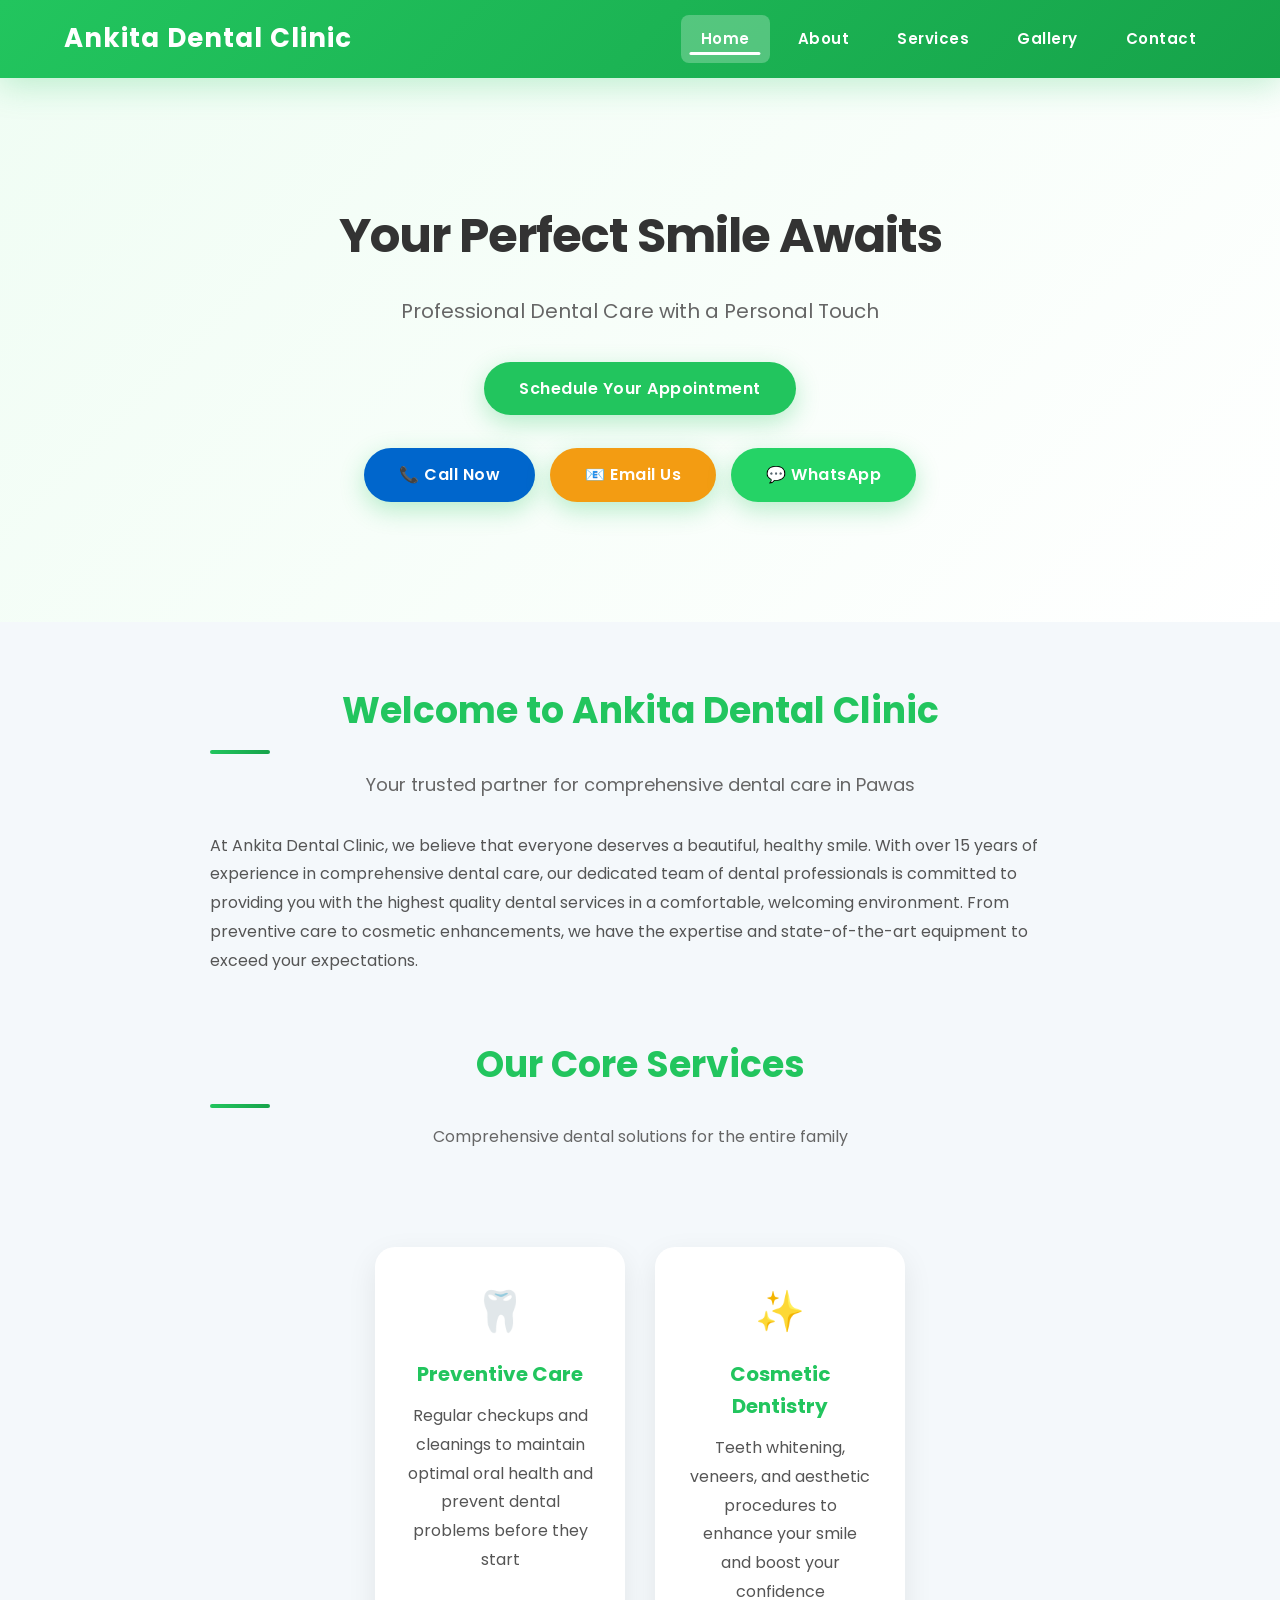
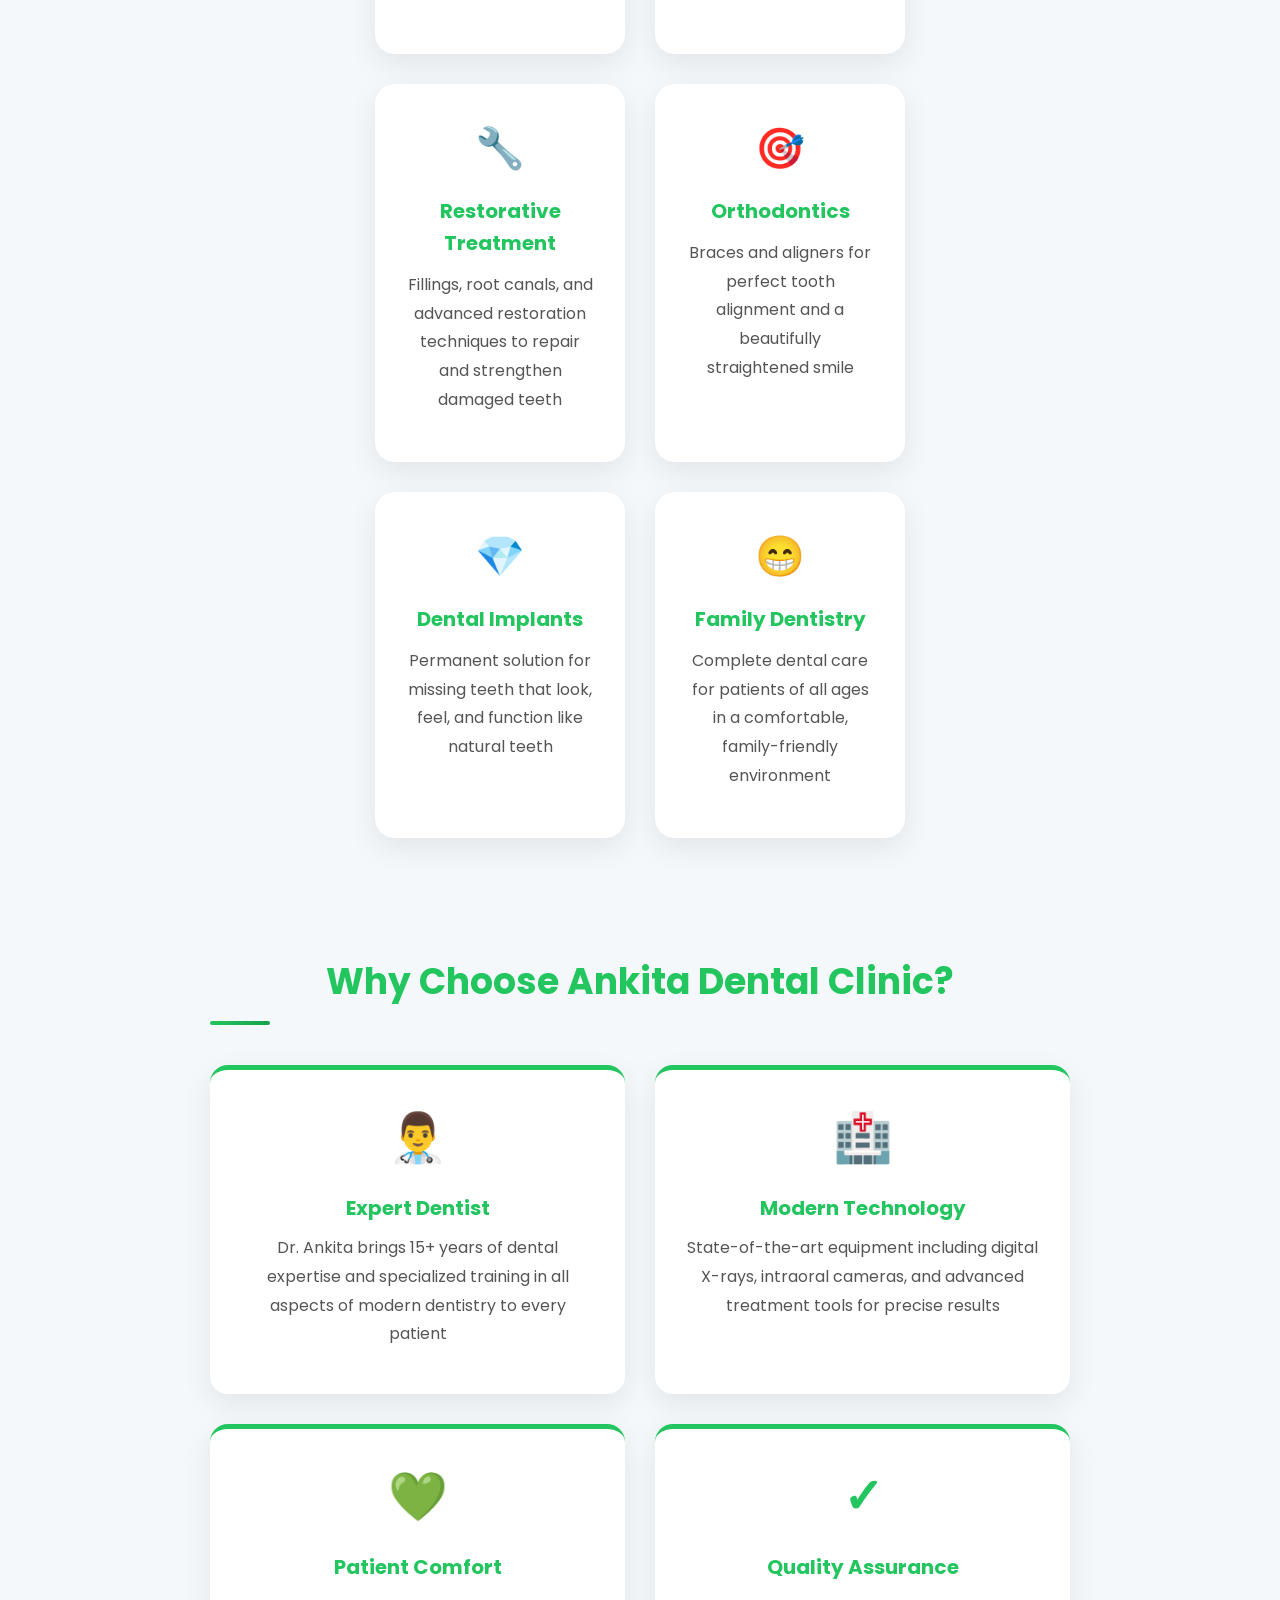
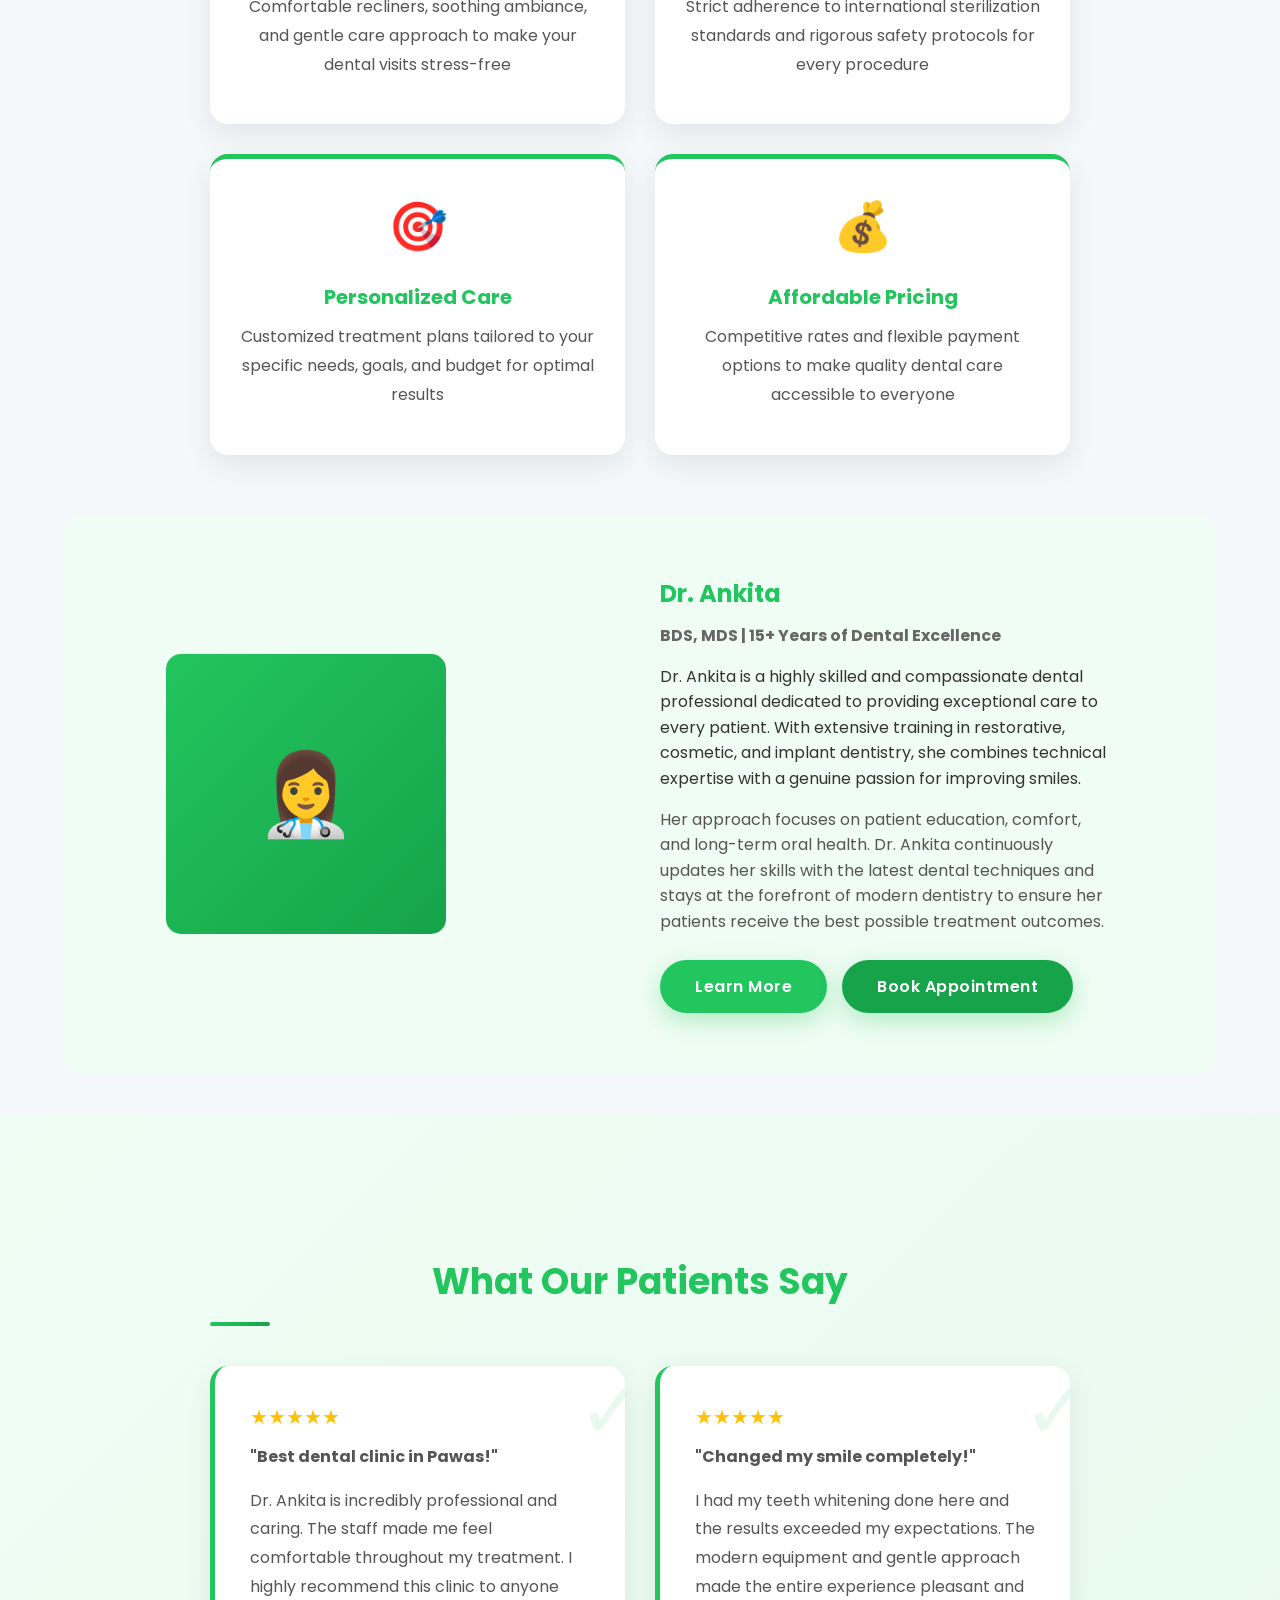
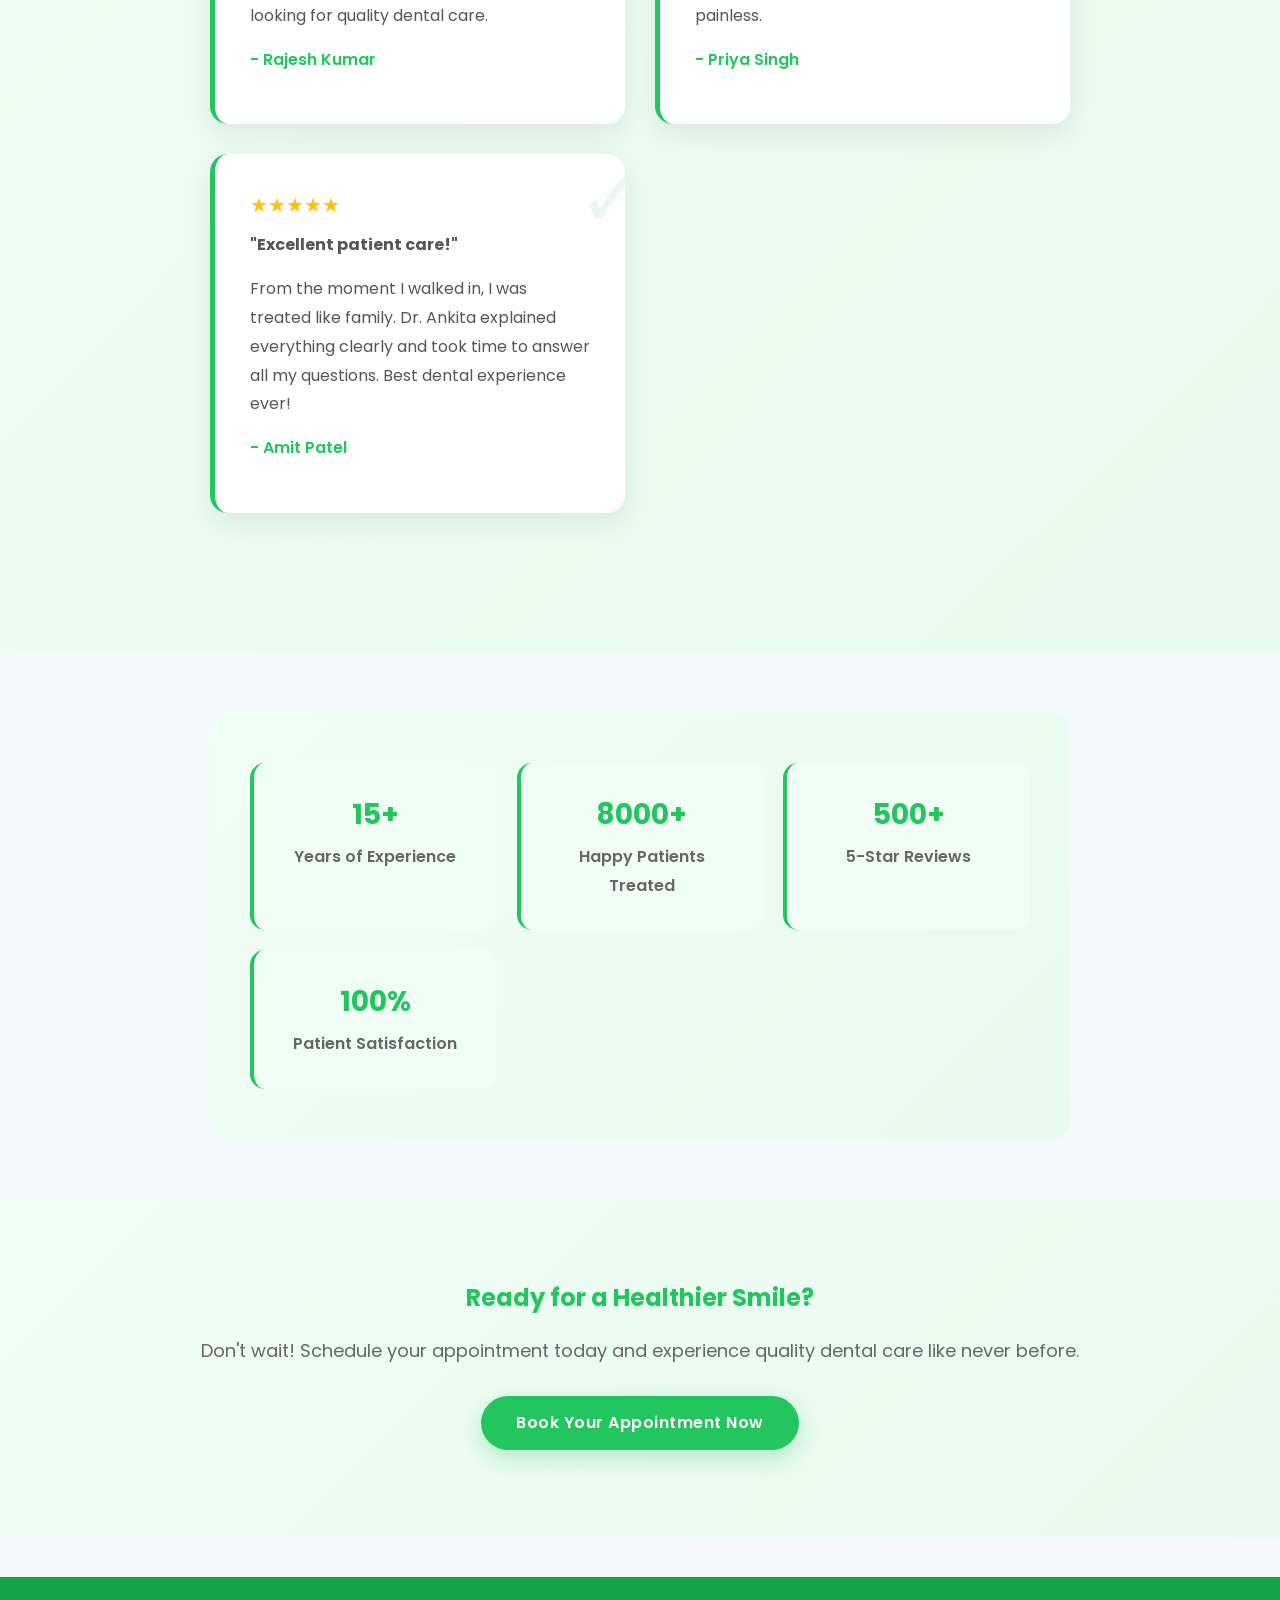
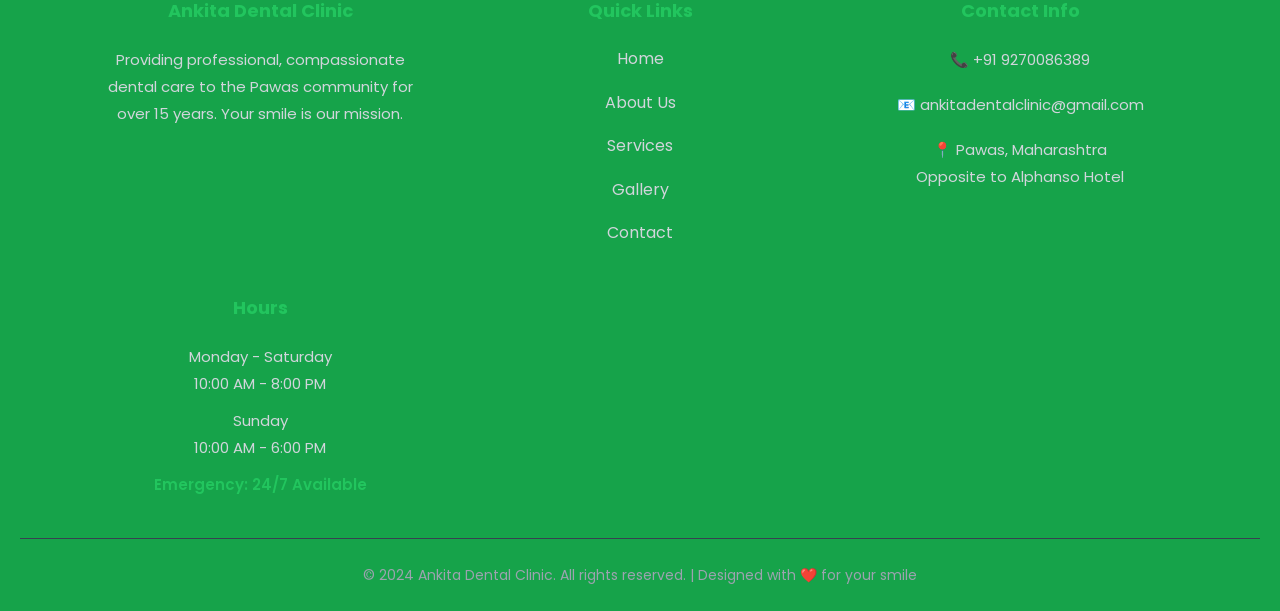
<file: index.html>
<!DOCTYPE html>
<html>
<head>
  <meta charset="UTF-8">
  <meta name="viewport" content="width=device-width, initial-scale=1.0">
  <title>Ankita Dental Clinic - Professional Dental Care in Pawas</title>
  <link rel="stylesheet" href="css/style.css">
  <link href="https://fonts.googleapis.com/css2?family=Poppins:wght@300;400;600;700&display=swap" rel="stylesheet">
</head>
<body>

<!-- NAVBAR -->
<header class="navbar">
  <div class="logo">Ankita Dental Clinic</div>
  <div class="hamburger">
    <span></span>
    <span></span>
    <span></span>
  </div>
  <nav>
    <a href="index.html">Home</a>
    <a href="about.html">About</a>
    <a href="services.html">Services</a>
    <a href="gallery.html">Gallery</a>
    <a href="contact.html">Contact</a>
  </nav>
</header>

<!-- HERO SECTION -->
<section class="hero">
  <h1>Your Perfect Smile Awaits</h1>
  <p>Professional Dental Care with a Personal Touch</p>
  <a href="contact.html" class="btn">Schedule Your Appointment</a>
  <div style="display: flex; gap: 15px; justify-content: center; margin-top: 25px; flex-wrap: wrap;">
    <a href="tel:+919270086389" class="btn" style="background: #0066cc;">📞 Call Now</a>
    <a href="mailto:ankitadentalclinic@gmail.com" class="btn" style="background: #f39c12;">📧 Email Us</a>
    <a href="https://wa.me/919270086389?text=Hello%20Ankita%20Dental%20Clinic,%20I%20would%20like%20to%20know%20more%20about%20your%20services" class="btn" style="background: #25d366;">💬 WhatsApp</a>
  </div>
</section>

<!-- WELCOME SECTION -->
<section class="container">
  <h2 style="text-align: center; color: #22c55e;">Welcome to Ankita Dental Clinic</h2>
  <p style="text-align: center; font-size: 18px; margin-bottom: 30px; color: #666;">Your trusted partner for comprehensive dental care in Pawas</p>
  <p>At Ankita Dental Clinic, we believe that everyone deserves a beautiful, healthy smile. With over 15 years of experience in comprehensive dental care, our dedicated team of dental professionals is committed to providing you with the highest quality dental services in a comfortable, welcoming environment. From preventive care to cosmetic enhancements, we have the expertise and state-of-the-art equipment to exceed your expectations.</p>
</section>

<!-- SERVICES SECTION -->
<section class="container">
  <h2 style="text-align: center; color: #22c55e;">Our Core Services</h2>
  <p style="text-align: center; color: #666; margin-bottom: 40px;">Comprehensive dental solutions for the entire family</p>
  <div class="services">
    <div class="card">
      <div style="font-size: 40px; margin-bottom: 15px;">🦷</div>
      <h3>Preventive Care</h3>
      <p>Regular checkups and cleanings to maintain optimal oral health and prevent dental problems before they start</p>
    </div>
    <div class="card">
      <div style="font-size: 40px; margin-bottom: 15px;">✨</div>
      <h3>Cosmetic Dentistry</h3>
      <p>Teeth whitening, veneers, and aesthetic procedures to enhance your smile and boost your confidence</p>
    </div>
    <div class="card">
      <div style="font-size: 40px; margin-bottom: 15px;">🔧</div>
      <h3>Restorative Treatment</h3>
      <p>Fillings, root canals, and advanced restoration techniques to repair and strengthen damaged teeth</p>
    </div>
    <div class="card">
      <div style="font-size: 40px; margin-bottom: 15px;">🎯</div>
      <h3>Orthodontics</h3>
      <p>Braces and aligners for perfect tooth alignment and a beautifully straightened smile</p>
    </div>
    <div class="card">
      <div style="font-size: 40px; margin-bottom: 15px;">💎</div>
      <h3>Dental Implants</h3>
      <p>Permanent solution for missing teeth that look, feel, and function like natural teeth</p>
    </div>
    <div class="card">
      <div style="font-size: 40px; margin-bottom: 15px;">😁</div>
      <h3>Family Dentistry</h3>
      <p>Complete dental care for patients of all ages in a comfortable, family-friendly environment</p>
    </div>
  </div>
</section>

<!-- WHY CHOOSE US SECTION -->
<section class="container">
  <h2 style="text-align: center; color: #22c55e; margin-top: 40px;">Why Choose Ankita Dental Clinic?</h2>
  <div class="features">
    <div class="feature-card">
      <div class="feature-icon">👨‍⚕️</div>
      <h3>Expert Dentist</h3>
      <p>Dr. Ankita brings 15+ years of dental expertise and specialized training in all aspects of modern dentistry to every patient</p>
    </div>
    <div class="feature-card">
      <div class="feature-icon">🏥</div>
      <h3>Modern Technology</h3>
      <p>State-of-the-art equipment including digital X-rays, intraoral cameras, and advanced treatment tools for precise results</p>
    </div>
    <div class="feature-card">
      <div class="feature-icon">💚</div>
      <h3>Patient Comfort</h3>
      <p>Comfortable recliners, soothing ambiance, and gentle care approach to make your dental visits stress-free</p>
    </div>
    <div class="feature-card">
      <div class="feature-icon">✓</div>
      <h3>Quality Assurance</h3>
      <p>Strict adherence to international sterilization standards and rigorous safety protocols for every procedure</p>
    </div>
    <div class="feature-card">
      <div class="feature-icon">🎯</div>
      <h3>Personalized Care</h3>
      <p>Customized treatment plans tailored to your specific needs, goals, and budget for optimal results</p>
    </div>
    <div class="feature-card">
      <div class="feature-icon">💰</div>
      <h3>Affordable Pricing</h3>
      <p>Competitive rates and flexible payment options to make quality dental care accessible to everyone</p>
    </div>
  </div>
</section>

<!-- DOCTOR SECTION -->
<section class="doctor" style="padding: 60px 8%; background: #f0fdf4; border-radius: 15px; margin: 40px 5%;">
  <div style="flex: 1;">
    <div style="width: 280px; height: 280px; background: linear-gradient(135deg, #22c55e 0%, #16a34a 100%); border-radius: 15px; display: flex; align-items: center; justify-content: center; color: #fff; font-size: 80px;">👩‍⚕️</div>
  </div>
  <div style="flex: 1;">
    <h2 style="color: #22c55e; margin-bottom: 10px;">Dr. Ankita</h2>
    <p style="color: #666; font-size: 16px; margin-bottom: 15px;"><strong>BDS, MDS | 15+ Years of Dental Excellence</strong></p>
    <p>Dr. Ankita is a highly skilled and compassionate dental professional dedicated to providing exceptional care to every patient. With extensive training in restorative, cosmetic, and implant dentistry, she combines technical expertise with a genuine passion for improving smiles.</p>
    <p style="margin-top: 15px; color: #555;">Her approach focuses on patient education, comfort, and long-term oral health. Dr. Ankita continuously updates her skills with the latest dental techniques and stays at the forefront of modern dentistry to ensure her patients receive the best possible treatment outcomes.</p>
    <div style="margin-top: 25px; display: flex; gap: 15px;">
      <a href="about.html" class="btn">Learn More</a>
      <a href="contact.html" class="btn" style="background: #16a34a;">Book Appointment</a>
    </div>
  </div>
</section>

<!-- TESTIMONIALS SECTION -->
<section class="testimonials">
  <div class="container" style="padding: 0 20px;">
    <h2 style="text-align: center; color: #22c55e; margin-bottom: 40px;">What Our Patients Say</h2>
    <div class="testimonial-container">
      <div class="testimonial">
        <div style="color: #ffc107; font-size: 20px; margin-bottom: 10px;">★★★★★</div>
        <p><strong>"Best dental clinic in Pawas!"</strong></p>
        <p>Dr. Ankita is incredibly professional and caring. The staff made me feel comfortable throughout my treatment. I highly recommend this clinic to anyone looking for quality dental care.</p>
        <p style="margin-top: 15px; color: #22c55e; font-weight: 600;">- Rajesh Kumar</p>
      </div>
      <div class="testimonial">
        <div style="color: #ffc107; font-size: 20px; margin-bottom: 10px;">★★★★★</div>
        <p><strong>"Changed my smile completely!"</strong></p>
        <p>I had my teeth whitening done here and the results exceeded my expectations. The modern equipment and gentle approach made the entire experience pleasant and painless.</p>
        <p style="margin-top: 15px; color: #22c55e; font-weight: 600;">- Priya Singh</p>
      </div>
      <div class="testimonial">
        <div style="color: #ffc107; font-size: 20px; margin-bottom: 10px;">★★★★★</div>
        <p><strong>"Excellent patient care!"</strong></p>
        <p>From the moment I walked in, I was treated like family. Dr. Ankita explained everything clearly and took time to answer all my questions. Best dental experience ever!</p>
        <p style="margin-top: 15px; color: #22c55e; font-weight: 600;">- Amit Patel</p>
      </div>
    </div>
  </div>
</section>

<!-- STATS SECTION -->
<section class="container">
  <div class="stats">
    <div>
      <h3>15+</h3>
      <p>Years of Experience</p>
    </div>
    <div>
      <h3>8000+</h3>
      <p>Happy Patients Treated</p>
    </div>
    <div>
      <h3>500+</h3>
      <p>5-Star Reviews</p>
    </div>
    <div>
      <h3>100%</h3>
      <p>Patient Satisfaction</p>
    </div>
  </div>
</section>

<!-- CTA SECTION -->
<section class="cta">
  <h2 style="color: #22c55e; margin-bottom: 20px;">Ready for a Healthier Smile?</h2>
  <p style="font-size: 18px; color: #666; margin-bottom: 30px;">Don't wait! Schedule your appointment today and experience quality dental care like never before.</p>
  <a href="contact.html" class="btn">Book Your Appointment Now</a>
</section>

<!-- FOOTER -->
<footer>
  <div class="footer-content">
    <div class="footer-section">
      <h3>Ankita Dental Clinic</h3>
      <p>Providing professional, compassionate dental care to the Pawas community for over 15 years. Your smile is our mission.</p>
    </div>
    <div class="footer-section">
      <h3>Quick Links</h3>
      <div class="footer-links">
        <a href="index.html">Home</a>
        <a href="about.html">About Us</a>
        <a href="services.html">Services</a>
        <a href="gallery.html">Gallery</a>
        <a href="contact.html">Contact</a>
      </div>
    </div>
    <div class="footer-section">
      <h3>Contact Info</h3>
      <p>📞 <a href="tel:+919270086389">+91 9270086389</a></p>
      <p>📧 <a href="mailto:ankitadentalclinic@gmail.com">ankitadentalclinic@gmail.com</a></p>
      <p>📍 Pawas, Maharashtra<br>Opposite to Alphanso Hotel</p>
    </div>
    <div class="footer-section">
      <h3>Hours</h3>
      <p>Monday - Saturday<br>10:00 AM - 8:00 PM</p>
      <p>Sunday<br>10:00 AM - 6:00 PM</p>
      <p style="color: #22c55e; font-weight: 600;">Emergency: 24/7 Available</p>
    </div>
  </div>
  <div class="footer-bottom">
    <p>&copy; 2024 Ankita Dental Clinic. All rights reserved. | Designed with ❤️ for your smile</p>
  </div>
</footer>

<script src="js/script.js"></script>
</body>
</html>

    </div>
    
    
    
  </div>
</section>







<script src="js/script.js"></script>
</body>
</html>
</body>
</html>
</file>
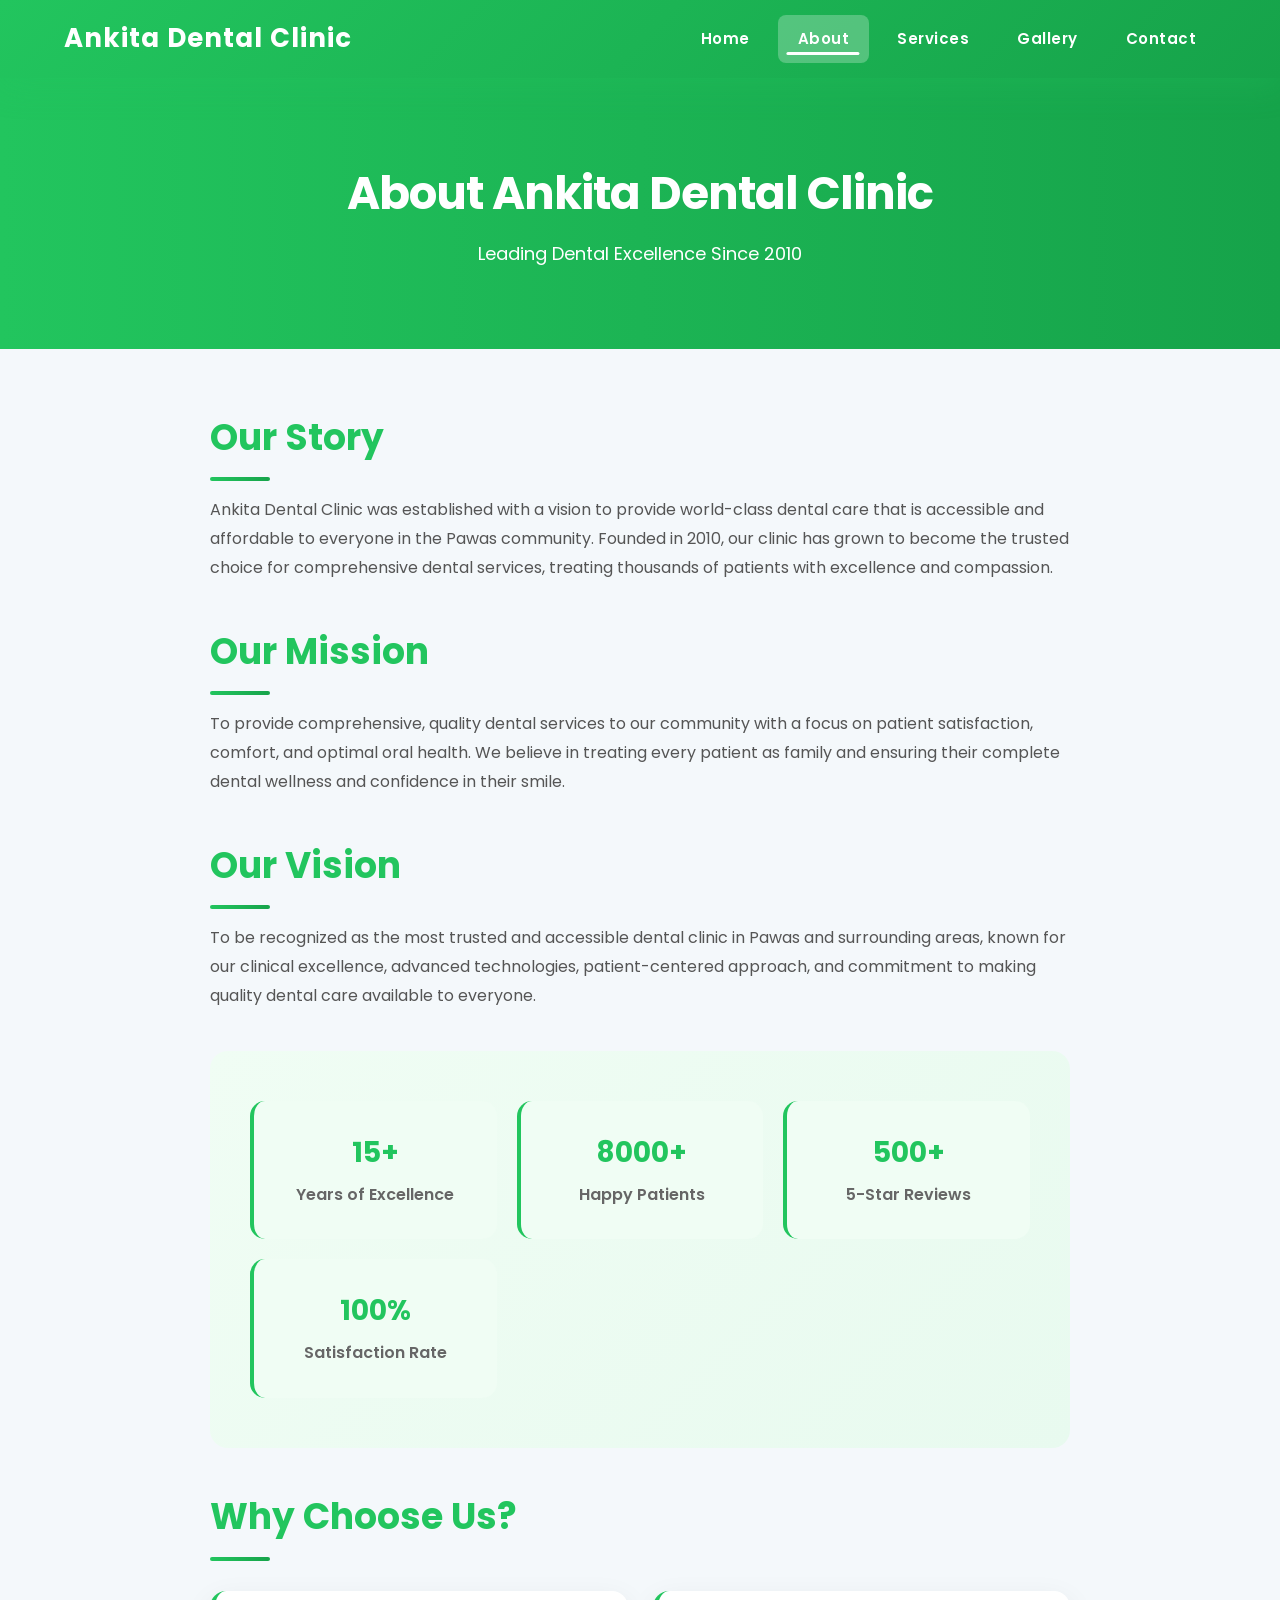
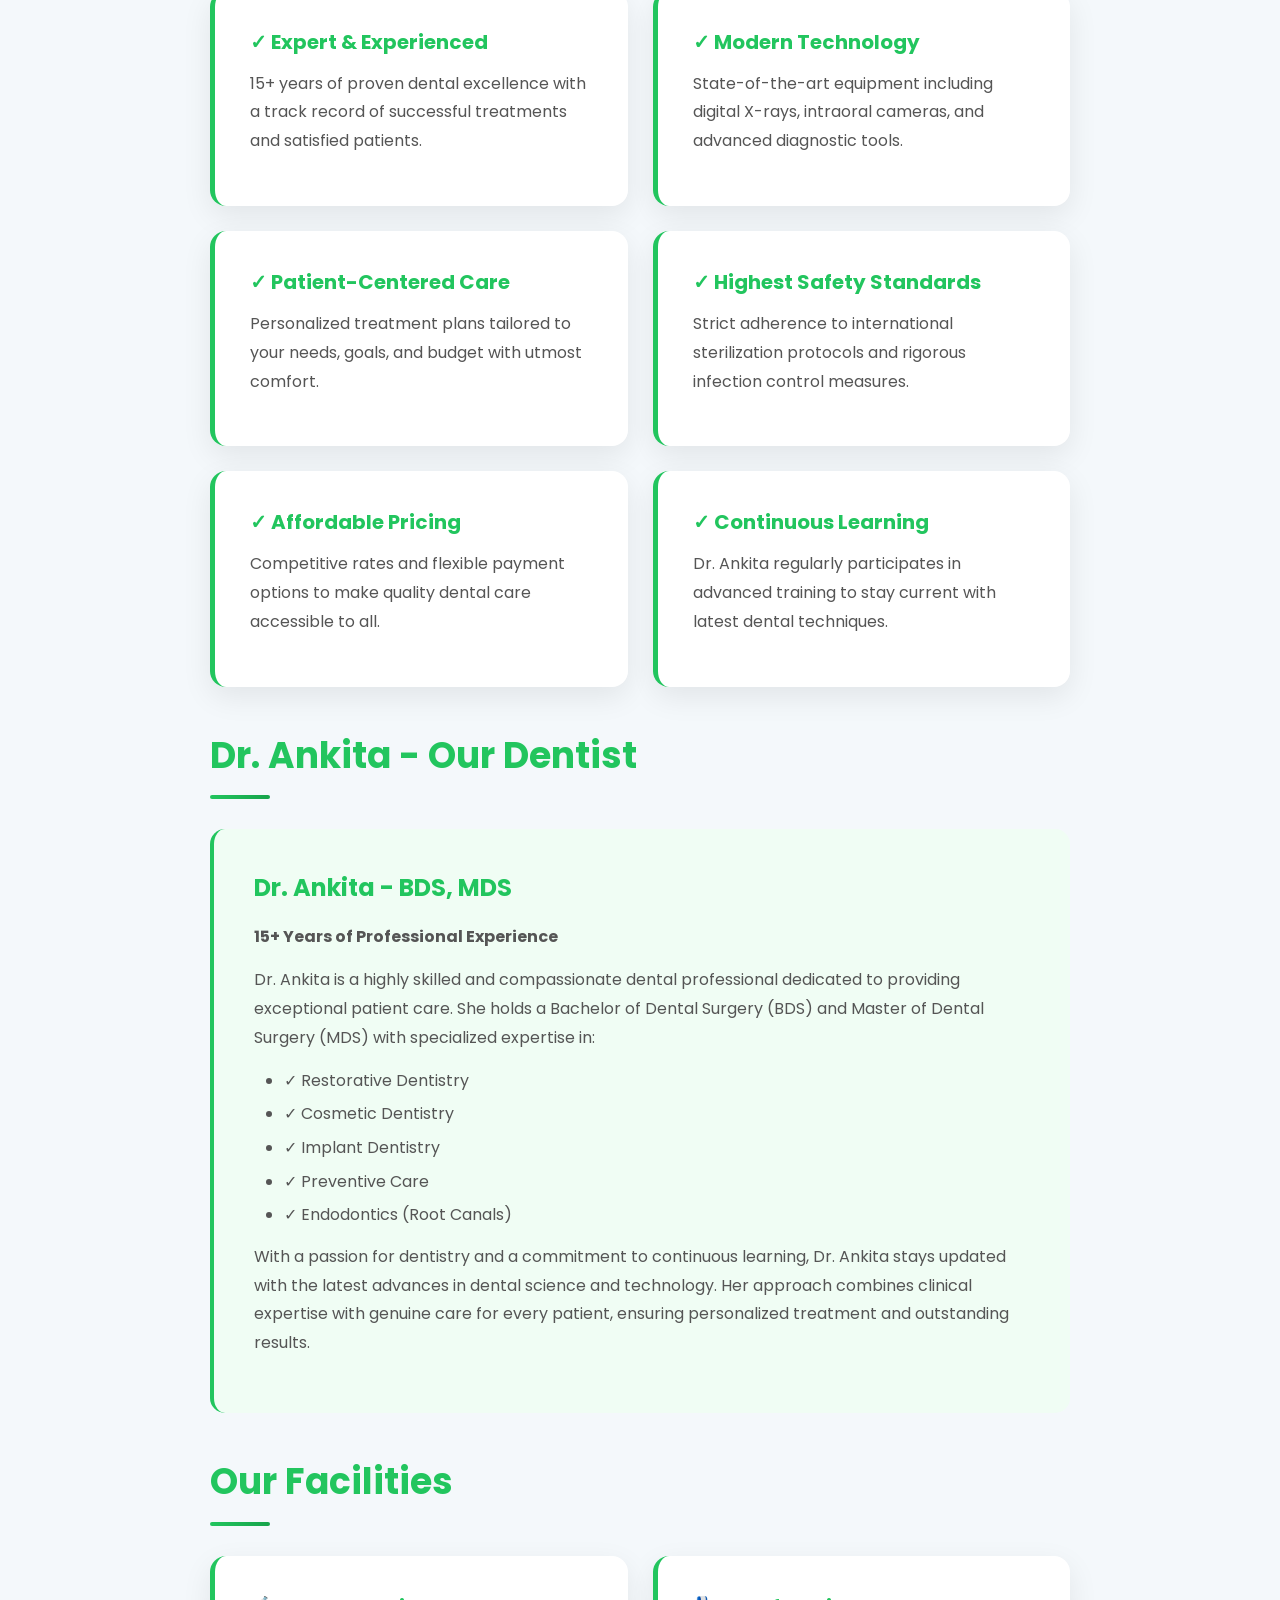
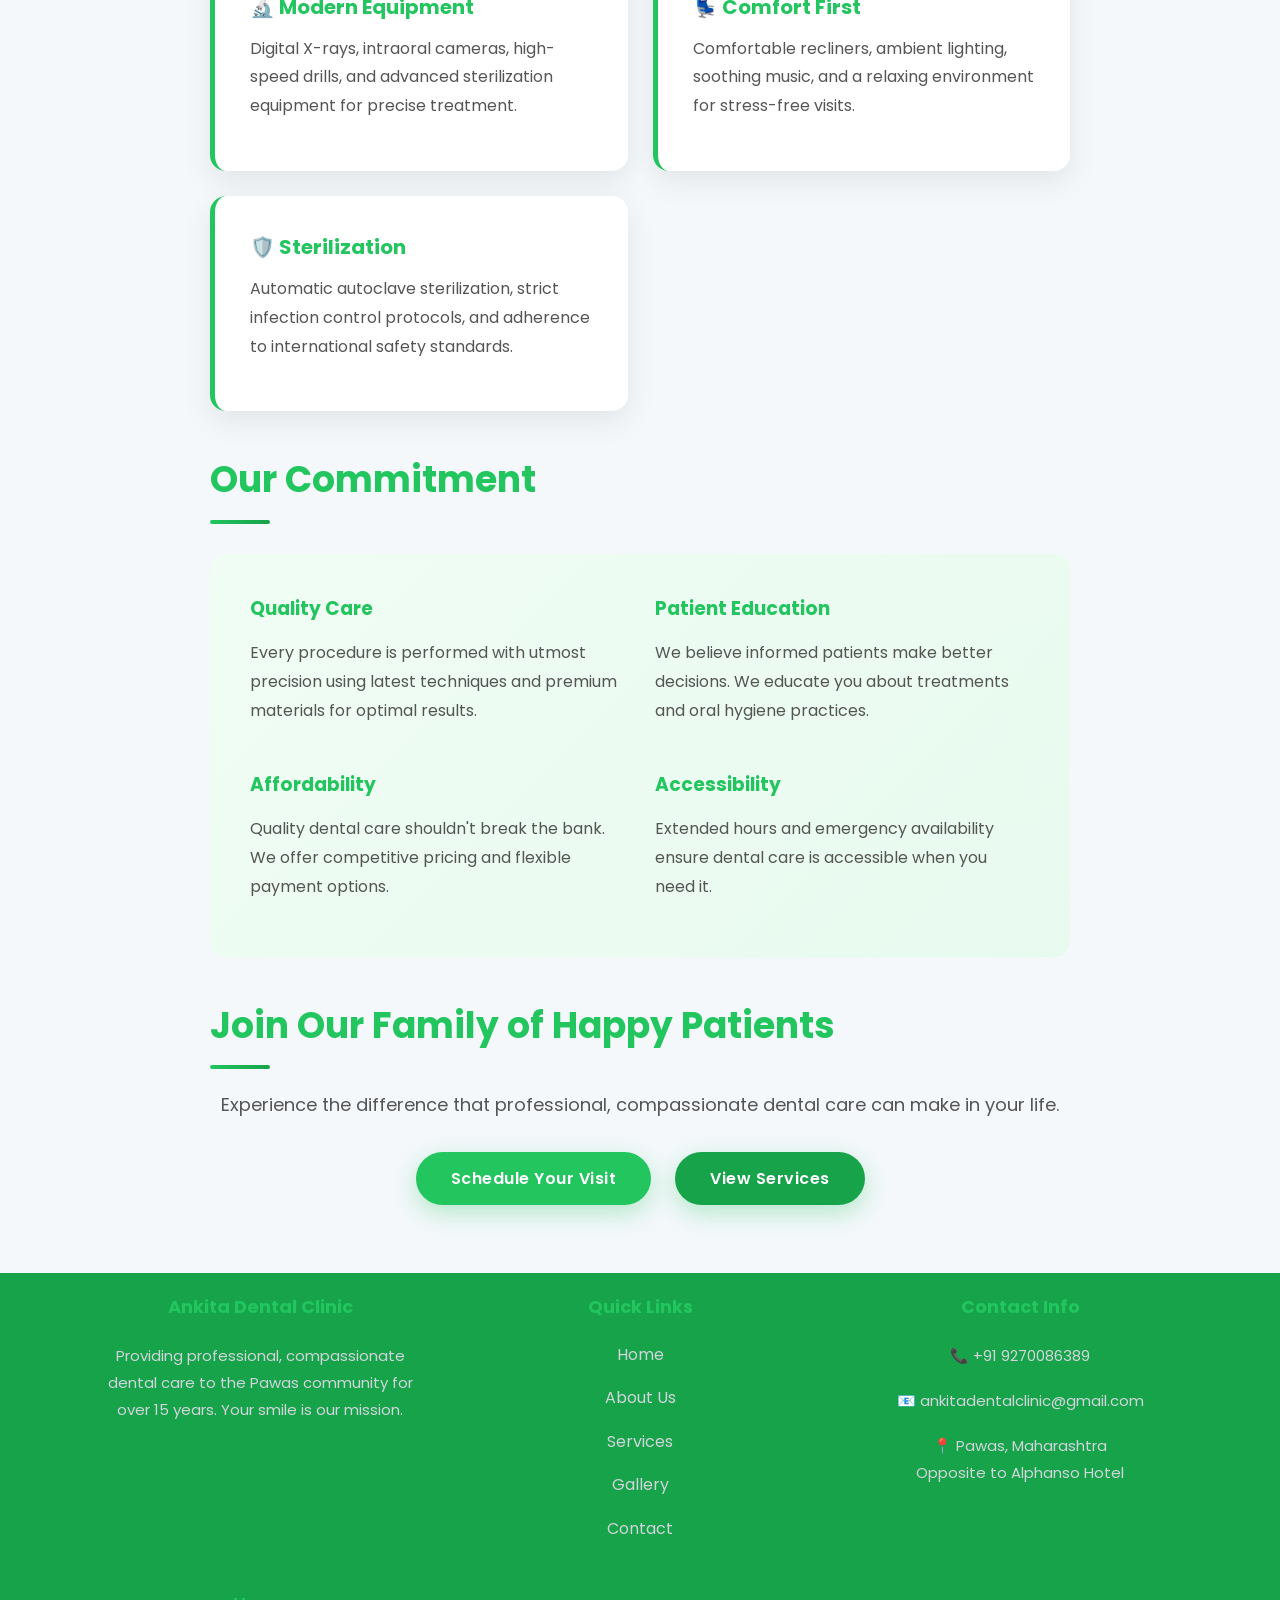
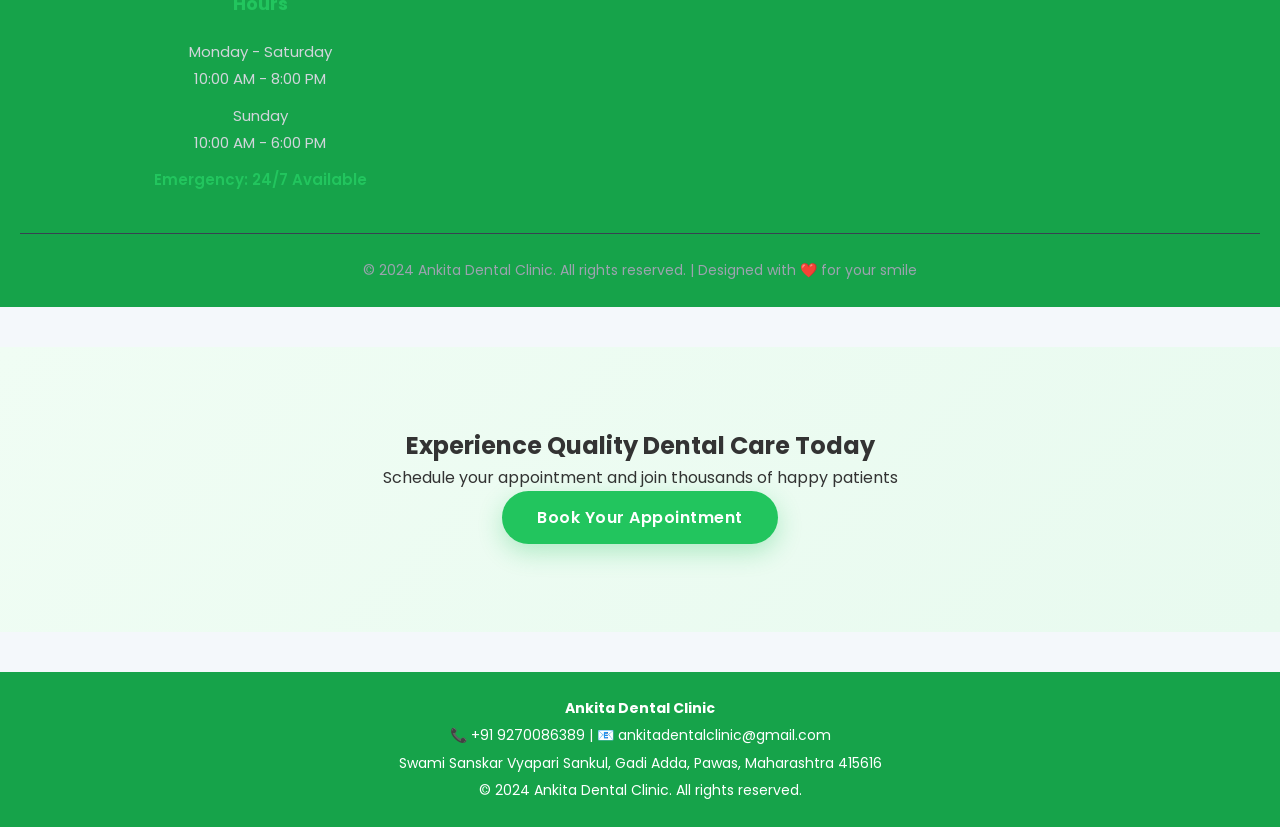
<file: about.html>
<!DOCTYPE html>
<html>
<head>
  <meta charset="UTF-8">
  <meta name="viewport" content="width=device-width, initial-scale=1.0">
  <title>About Us - Ankita Dental Clinic</title>
  <link rel="stylesheet" href="css/style.css">
  <link href="https://fonts.googleapis.com/css2?family=Poppins:wght@300;400;600;700&display=swap" rel="stylesheet">
</head>
<body>

<!-- NAVBAR -->
<header class="navbar">
  <div class="logo">Ankita Dental Clinic</div>
  <div class="hamburger">
    <span></span>
    <span></span>
    <span></span>
  </div>
  <nav>
    <a href="index.html">Home</a>
    <a href="about.html">About</a>
    <a href="services.html">Services</a>
    <a href="gallery.html">Gallery</a>
    <a href="contact.html">Contact</a>
  </nav>
</header>

<!-- HERO SECTION -->
<section class="about-hero">
  <h1>About Ankita Dental Clinic</h1>
  <p>Leading Dental Excellence Since 2010</p>
</section>

<!-- ABOUT CONTENT -->
<section class="container">
  <h2 style="color: #22c55e;">Our Story</h2>
  <p>Ankita Dental Clinic was established with a vision to provide world-class dental care that is accessible and affordable to everyone in the Pawas community. Founded in 2010, our clinic has grown to become the trusted choice for comprehensive dental services, treating thousands of patients with excellence and compassion.</p>

  <h2 style="color: #22c55e; margin-top: 40px;">Our Mission</h2>
  <p>To provide comprehensive, quality dental services to our community with a focus on patient satisfaction, comfort, and optimal oral health. We believe in treating every patient as family and ensuring their complete dental wellness and confidence in their smile.</p>

  <h2 style="color: #22c55e; margin-top: 40px;">Our Vision</h2>
  <p>To be recognized as the most trusted and accessible dental clinic in Pawas and surrounding areas, known for our clinical excellence, advanced technologies, patient-centered approach, and commitment to making quality dental care available to everyone.</p>

  <!-- ACHIEVEMENTS STATS -->
  <div class="stats">
    <div>
      <h3>15+</h3>
      <p>Years of Excellence</p>
    </div>
    <div>
      <h3>8000+</h3>
      <p>Happy Patients</p>
    </div>
    <div>
      <h3>500+</h3>
      <p>5-Star Reviews</p>
    </div>
    <div>
      <h3>100%</h3>
      <p>Satisfaction Rate</p>
    </div>
  </div>

  <h2 style="color: #22c55e; margin-top: 40px;">Why Choose Us?</h2>
  
  <div class="feature-grid">
    <div class="feature-box">
      <h3>✓ Expert & Experienced</h3>
      <p>15+ years of proven dental excellence with a track record of successful treatments and satisfied patients.</p>
    </div>
    <div class="feature-box">
      <h3>✓ Modern Technology</h3>
      <p>State-of-the-art equipment including digital X-rays, intraoral cameras, and advanced diagnostic tools.</p>
    </div>
    <div class="feature-box">
      <h3>✓ Patient-Centered Care</h3>
      <p>Personalized treatment plans tailored to your needs, goals, and budget with utmost comfort.</p>
    </div>
    <div class="feature-box">
      <h3>✓ Highest Safety Standards</h3>
      <p>Strict adherence to international sterilization protocols and rigorous infection control measures.</p>
    </div>
    <div class="feature-box">
      <h3>✓ Affordable Pricing</h3>
      <p>Competitive rates and flexible payment options to make quality dental care accessible to all.</p>
    </div>
    <div class="feature-box">
      <h3>✓ Continuous Learning</h3>
      <p>Dr. Ankita regularly participates in advanced training to stay current with latest dental techniques.</p>
    </div>
  </div>

  <h2 style="color: #22c55e; margin-top: 40px;">Dr. Ankita - Our Dentist</h2>
  <div style="background: #f0fdf4; padding: 40px; border-radius: 15px; margin: 30px 0; border-left: 4px solid #22c55e;">
    <h3 style="color: #22c55e; margin-bottom: 15px; font-size: 24px;">Dr. Ankita - BDS, MDS</h3>
    <p><strong>15+ Years of Professional Experience</strong></p>
    <p style="margin-top: 15px;">Dr. Ankita is a highly skilled and compassionate dental professional dedicated to providing exceptional patient care. She holds a Bachelor of Dental Surgery (BDS) and Master of Dental Surgery (MDS) with specialized expertise in:</p>
    <ul style="margin: 15px 0; padding-left: 30px;">
      <li style="margin: 8px 0;">✓ Restorative Dentistry</li>
      <li style="margin: 8px 0;">✓ Cosmetic Dentistry</li>
      <li style="margin: 8px 0;">✓ Implant Dentistry</li>
      <li style="margin: 8px 0;">✓ Preventive Care</li>
      <li style="margin: 8px 0;">✓ Endodontics (Root Canals)</li>
    </ul>
    <p style="margin-top: 15px;">With a passion for dentistry and a commitment to continuous learning, Dr. Ankita stays updated with the latest advances in dental science and technology. Her approach combines clinical expertise with genuine care for every patient, ensuring personalized treatment and outstanding results.</p>
  </div>

  <h2 style="color: #22c55e; margin-top: 40px;">Our Facilities</h2>
  <div class="feature-grid">
    <div class="feature-box">
      <h3>🔬 Modern Equipment</h3>
      <p>Digital X-rays, intraoral cameras, high-speed drills, and advanced sterilization equipment for precise treatment.</p>
    </div>
    <div class="feature-box">
      <h3>💺 Comfort First</h3>
      <p>Comfortable recliners, ambient lighting, soothing music, and a relaxing environment for stress-free visits.</p>
    </div>
    <div class="feature-box">
      <h3>🛡️ Sterilization</h3>
      <p>Automatic autoclave sterilization, strict infection control protocols, and adherence to international safety standards.</p>
    </div>
  </div>

  <h2 style="color: #22c55e; margin-top: 40px;">Our Commitment</h2>
  <div style="background: linear-gradient(135deg, #f0fdf4 0%, #e8faef 100%); padding: 40px; border-radius: 15px; margin: 30px 0;">
    <div style="display: grid; grid-template-columns: 1fr 1fr; gap: 30px;">
      <div>
        <h3 style="color: #22c55e; margin-bottom: 15px;">Quality Care</h3>
        <p>Every procedure is performed with utmost precision using latest techniques and premium materials for optimal results.</p>
      </div>
      <div>
        <h3 style="color: #22c55e; margin-bottom: 15px;">Patient Education</h3>
        <p>We believe informed patients make better decisions. We educate you about treatments and oral hygiene practices.</p>
      </div>
      <div>
        <h3 style="color: #22c55e; margin-bottom: 15px;">Affordability</h3>
        <p>Quality dental care shouldn't break the bank. We offer competitive pricing and flexible payment options.</p>
      </div>
      <div>
        <h3 style="color: #22c55e; margin-bottom: 15px;">Accessibility</h3>
        <p>Extended hours and emergency availability ensure dental care is accessible when you need it.</p>
      </div>
    </div>
  </div>

  <h2 style="color: #22c55e; margin-top: 40px;">Join Our Family of Happy Patients</h2>
  <p style="text-align: center; font-size: 18px; color: #555; margin: 20px 0;">Experience the difference that professional, compassionate dental care can make in your life.</p>
  <div style="text-align: center; margin-top: 30px;">
    <a href="contact.html" class="btn" style="margin: 0 10px;">Schedule Your Visit</a>
    <a href="services.html" class="btn" style="background: #16a34a; margin: 0 10px;">View Services</a>
  </div>
</section>

<!-- FOOTER -->
<footer>
  <div class="footer-content">
    <div class="footer-section">
      <h3>Ankita Dental Clinic</h3>
      <p>Providing professional, compassionate dental care to the Pawas community for over 15 years. Your smile is our mission.</p>
    </div>
    <div class="footer-section">
      <h3>Quick Links</h3>
      <div class="footer-links">
        <a href="index.html">Home</a>
        <a href="about.html">About Us</a>
        <a href="services.html">Services</a>
        <a href="gallery.html">Gallery</a>
        <a href="contact.html">Contact</a>
      </div>
    </div>
    <div class="footer-section">
      <h3>Contact Info</h3>
      <p>📞 <a href="tel:+919270086389">+91 9270086389</a></p>
      <p>📧 <a href="mailto:ankitadentalclinic@gmail.com">ankitadentalclinic@gmail.com</a></p>
      <p>📍 Pawas, Maharashtra<br>Opposite to Alphanso Hotel</p>
    </div>
    <div class="footer-section">
      <h3>Hours</h3>
      <p>Monday - Saturday<br>10:00 AM - 8:00 PM</p>
      <p>Sunday<br>10:00 AM - 6:00 PM</p>
      <p style="color: #22c55e; font-weight: 600;">Emergency: 24/7 Available</p>
    </div>
  </div>
  <div class="footer-bottom">
    <p>&copy; 2024 Ankita Dental Clinic. All rights reserved. | Designed with ❤️ for your smile</p>
  </div>
</footer>

<script src="js/script.js"></script>
</body>
</html>

<!-- CALL TO ACTION -->
<section class="cta" style="margin-top: 40px;">
  <h2>Experience Quality Dental Care Today</h2>
  <p>Schedule your appointment and join thousands of happy patients</p>
  <a href="contact.html" class="btn">Book Your Appointment</a>
</section>

<!-- FOOTER -->
<footer>
  <p><strong>Ankita Dental Clinic</strong></p>
  <p>📞 +91 9270086389 | 📧 ankitadentalclinic@gmail.com</p>
  <p>Swami Sanskar Vyapari Sankul, Gadi Adda, Pawas, Maharashtra 415616</p>
  <p>&copy; 2024 Ankita Dental Clinic. All rights reserved.</p>
</footer>

<script src="js/script.js"></script>
</body>
</html>
</file>
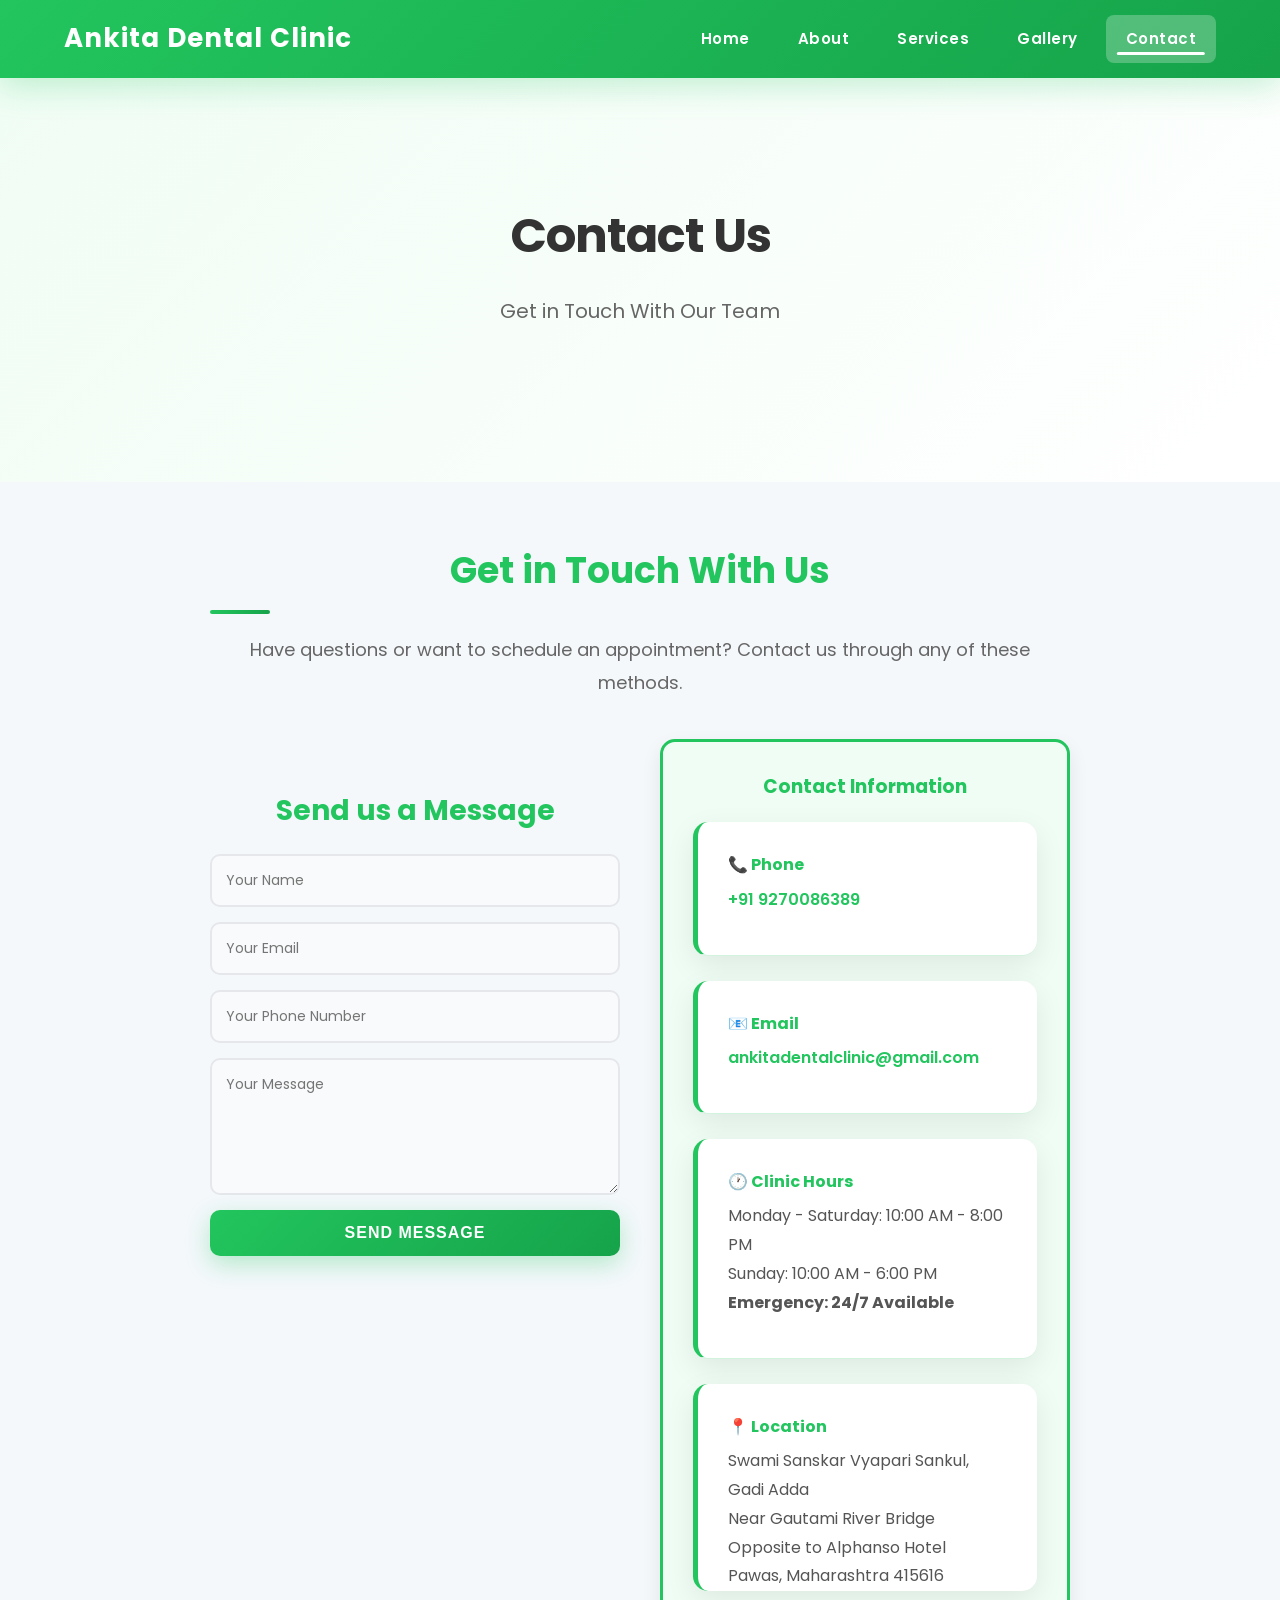
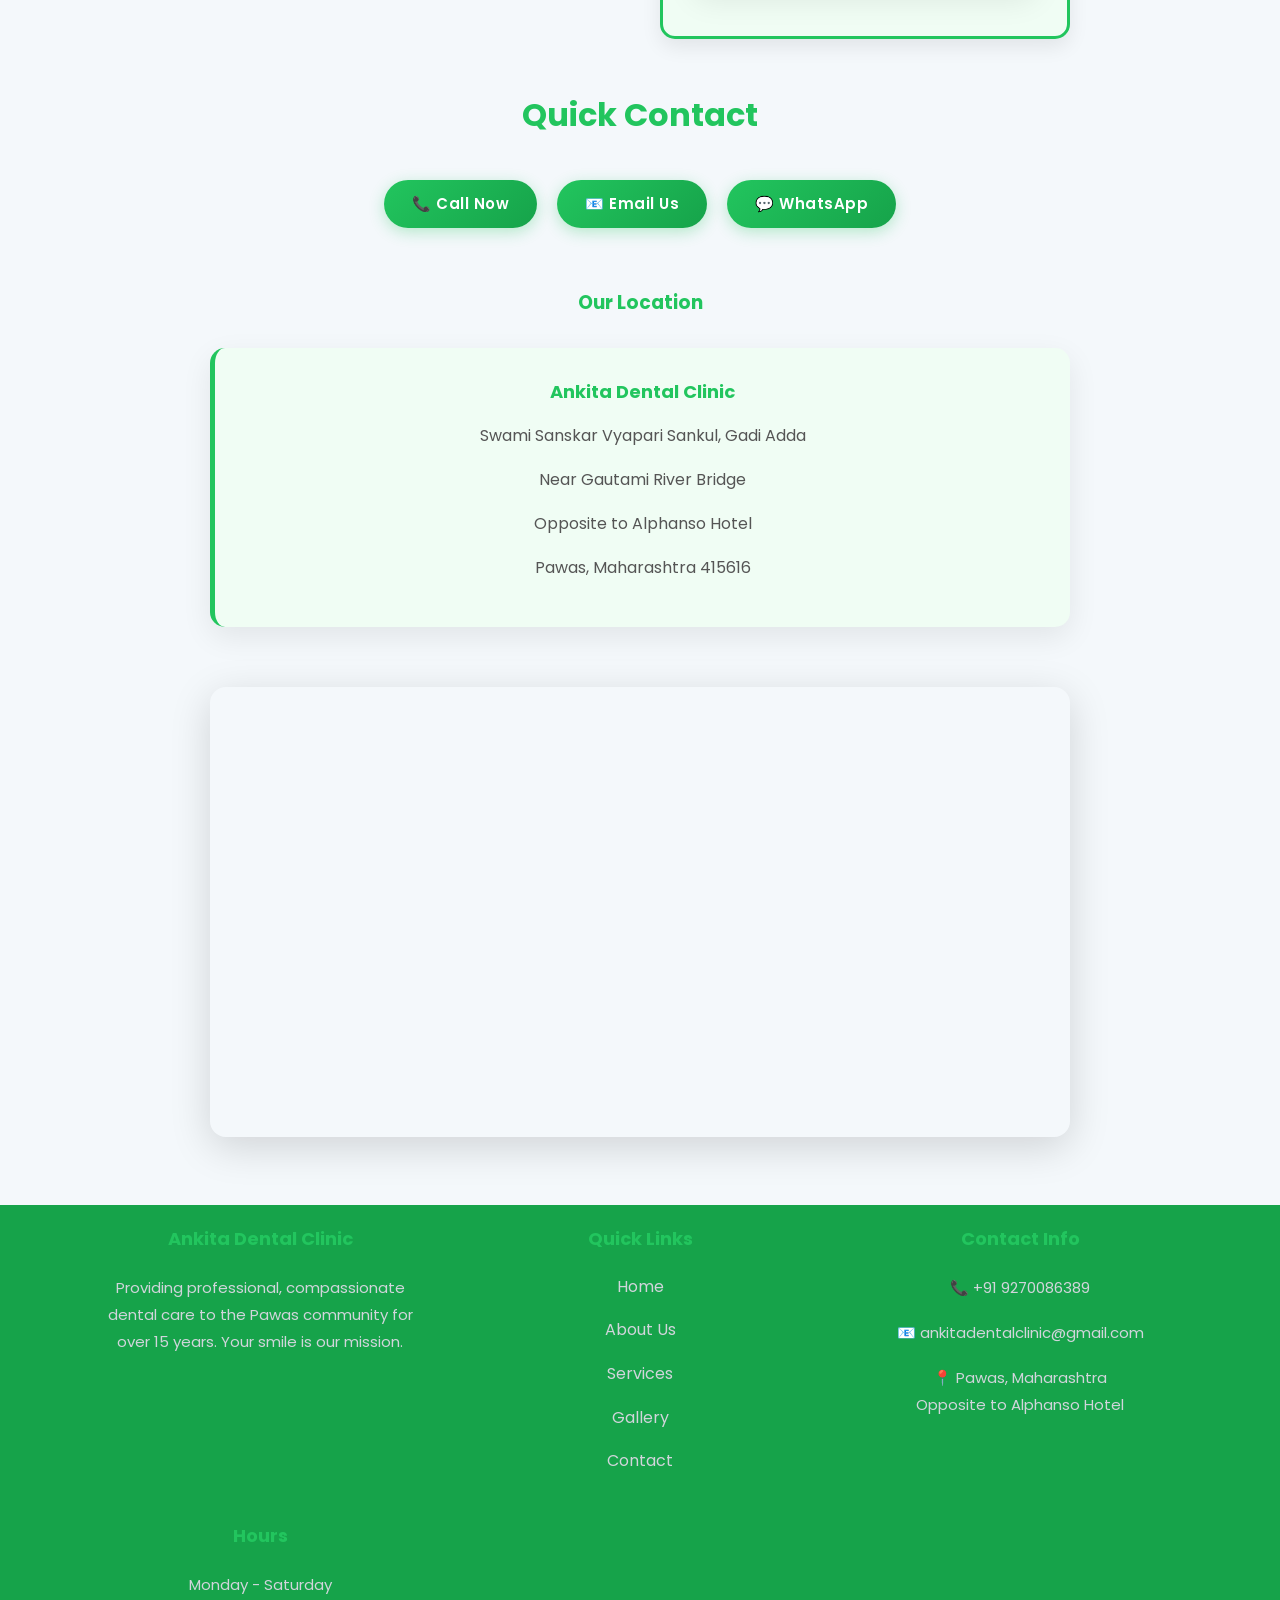
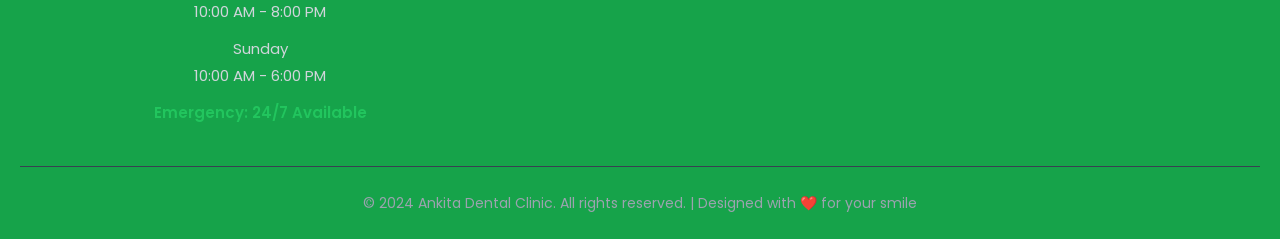
<file: contact.html>
<!DOCTYPE html>
<html>
<head>
  <meta charset="UTF-8">
  <meta name="viewport" content="width=device-width, initial-scale=1.0">
  <title>Contact Us - Ankita Dental Clinic</title>
  <link rel="stylesheet" href="css/style.css">
  <link href="https://fonts.googleapis.com/css2?family=Poppins:wght@300;400;600;700&display=swap" rel="stylesheet">
</head>
<body>

<!-- NAVBAR -->
<header class="navbar">
  <div class="logo">Ankita Dental Clinic</div>
  <div class="hamburger">
    <span></span>
    <span></span>
    <span></span>
  </div>
  <nav>
    <a href="index.html">Home</a>
    <a href="about.html">About</a>
    <a href="services.html">Services</a>
    <a href="gallery.html">Gallery</a>
    <a href="contact.html">Contact</a>
  </nav>
</header>

<!-- HERO -->
<section class="hero">
  <h1>Contact Us</h1>
  <p>Get in Touch With Our Team</p>
</section>

<!-- CONTACT SECTION -->
<section class="container">
  <h2 style="text-align: center; color: #22c55e; margin-bottom: 20px;">Get in Touch With Us</h2>
  <p style="text-align: center; font-size: 18px; margin-bottom: 30px; color: #666;">Have questions or want to schedule an appointment? Contact us through any of these methods.</p>
  
  <div class="contact-wrapper">
    <div class="contact">
      <h3 style="text-align: center; color: #22c55e; margin-bottom: 20px;">Send us a Message</h3>
      
      <form action="https://formspree.io/f/xnjldpjk" method="POST">
        <input type="text" name="name" placeholder="Your Name" required>
        <input type="email" name="email" placeholder="Your Email" required>
        <input type="text" name="phone" placeholder="Your Phone Number" required>
        <textarea name="message" placeholder="Your Message" rows="5" required></textarea>
        <button type="submit">Send Message</button>
      </form>
    </div>

    <div class="contact-info">
      <h3 style="text-align: center; color: #22c55e; margin-bottom: 20px;">Contact Information</h3>
      
      <div class="info-item">
        <h4 style="color: #22c55e;">📞 Phone</h4>
        <p><a href="tel:+919270086389">+91 9270086389</a></p>
      </div>

      <div class="info-item">
        <h4 style="color: #22c55e;">📧 Email</h4>
        <p><a href="mailto:ankitadentalclinic@gmail.com">ankitadentalclinic@gmail.com</a></p>
      </div>

      <div class="info-item">
        <h4 style="color: #22c55e;">🕐 Clinic Hours</h4>
        <p>Monday - Saturday: 10:00 AM - 8:00 PM<br>Sunday: 10:00 AM - 6:00 PM<br><strong>Emergency: 24/7 Available</strong></p>
      </div>

      <div class="info-item">
        <h4 style="color: #22c55e;">📍 Location</h4>
        <p>Swami Sanskar Vyapari Sankul, Gadi Adda<br>Near Gautami River Bridge<br>Opposite to Alphanso Hotel<br>Pawas, Maharashtra 415616</p>
      </div>
    </div>
  </div>

  <h3 style="text-align: center; margin-top: 50px; margin-bottom: 40px; color: #22c55e; font-size: 32px;">Quick Contact</h3>
  
  

  <div class="quick-action-buttons">
    <a href="tel:+919270086389">📞 Call Now</a>
    <a href="mailto:ankitadentalclinic@gmail.com">📧 Email Us</a>
    <a href="https://wa.me/919270086389?text=Hello%20Ankita%20Dental%20Clinic">💬 WhatsApp</a>
  </div>

    <h3 style="text-align: center; margin-top: 40px; margin-bottom: 20px; color: #22c55e;">Our Location</h3>
    <div class="location-section">
      <strong>Ankita Dental Clinic</strong>
      <p>Swami Sanskar Vyapari Sankul, Gadi Adda</p>
      <p>Near Gautami River Bridge</p>
      <p>Opposite to Alphanso Hotel</p>
      <p>Pawas, Maharashtra 415616</p>
    </div>
    <iframe src="https://maps.google.com/maps?q=pawas+maharashtra&t=&z=13&ie=UTF8&iwloc=&output=embed"></iframe>
  </div>
</section>

<!-- FOOTER -->
<footer>
  <div class="footer-content">
    <div class="footer-section">
      <h3>Ankita Dental Clinic</h3>
      <p>Providing professional, compassionate dental care to the Pawas community for over 15 years. Your smile is our mission.</p>
    </div>
    <div class="footer-section">
      <h3>Quick Links</h3>
      <div class="footer-links">
        <a href="index.html">Home</a>
        <a href="about.html">About Us</a>
        <a href="services.html">Services</a>
        <a href="gallery.html">Gallery</a>
        <a href="contact.html">Contact</a>
      </div>
    </div>
    <div class="footer-section">
      <h3>Contact Info</h3>
      <p>📞 <a href="tel:+919270086389">+91 9270086389</a></p>
      <p>📧 <a href="mailto:ankitadentalclinic@gmail.com">ankitadentalclinic@gmail.com</a></p>
      <p>📍 Pawas, Maharashtra<br>Opposite to Alphanso Hotel</p>
    </div>
    <div class="footer-section">
      <h3>Hours</h3>
      <p>Monday - Saturday<br>10:00 AM - 8:00 PM</p>
      <p>Sunday<br>10:00 AM - 6:00 PM</p>
      <p style="color: #22c55e; font-weight: 600;">Emergency: 24/7 Available</p>
    </div>
  </div>
  <div class="footer-bottom">
    <p>&copy; 2024 Ankita Dental Clinic. All rights reserved. | Designed with ❤️ for your smile</p>
  </div>
</footer>

<script src="js/script.js"></script>
</body>
</html>
</file>
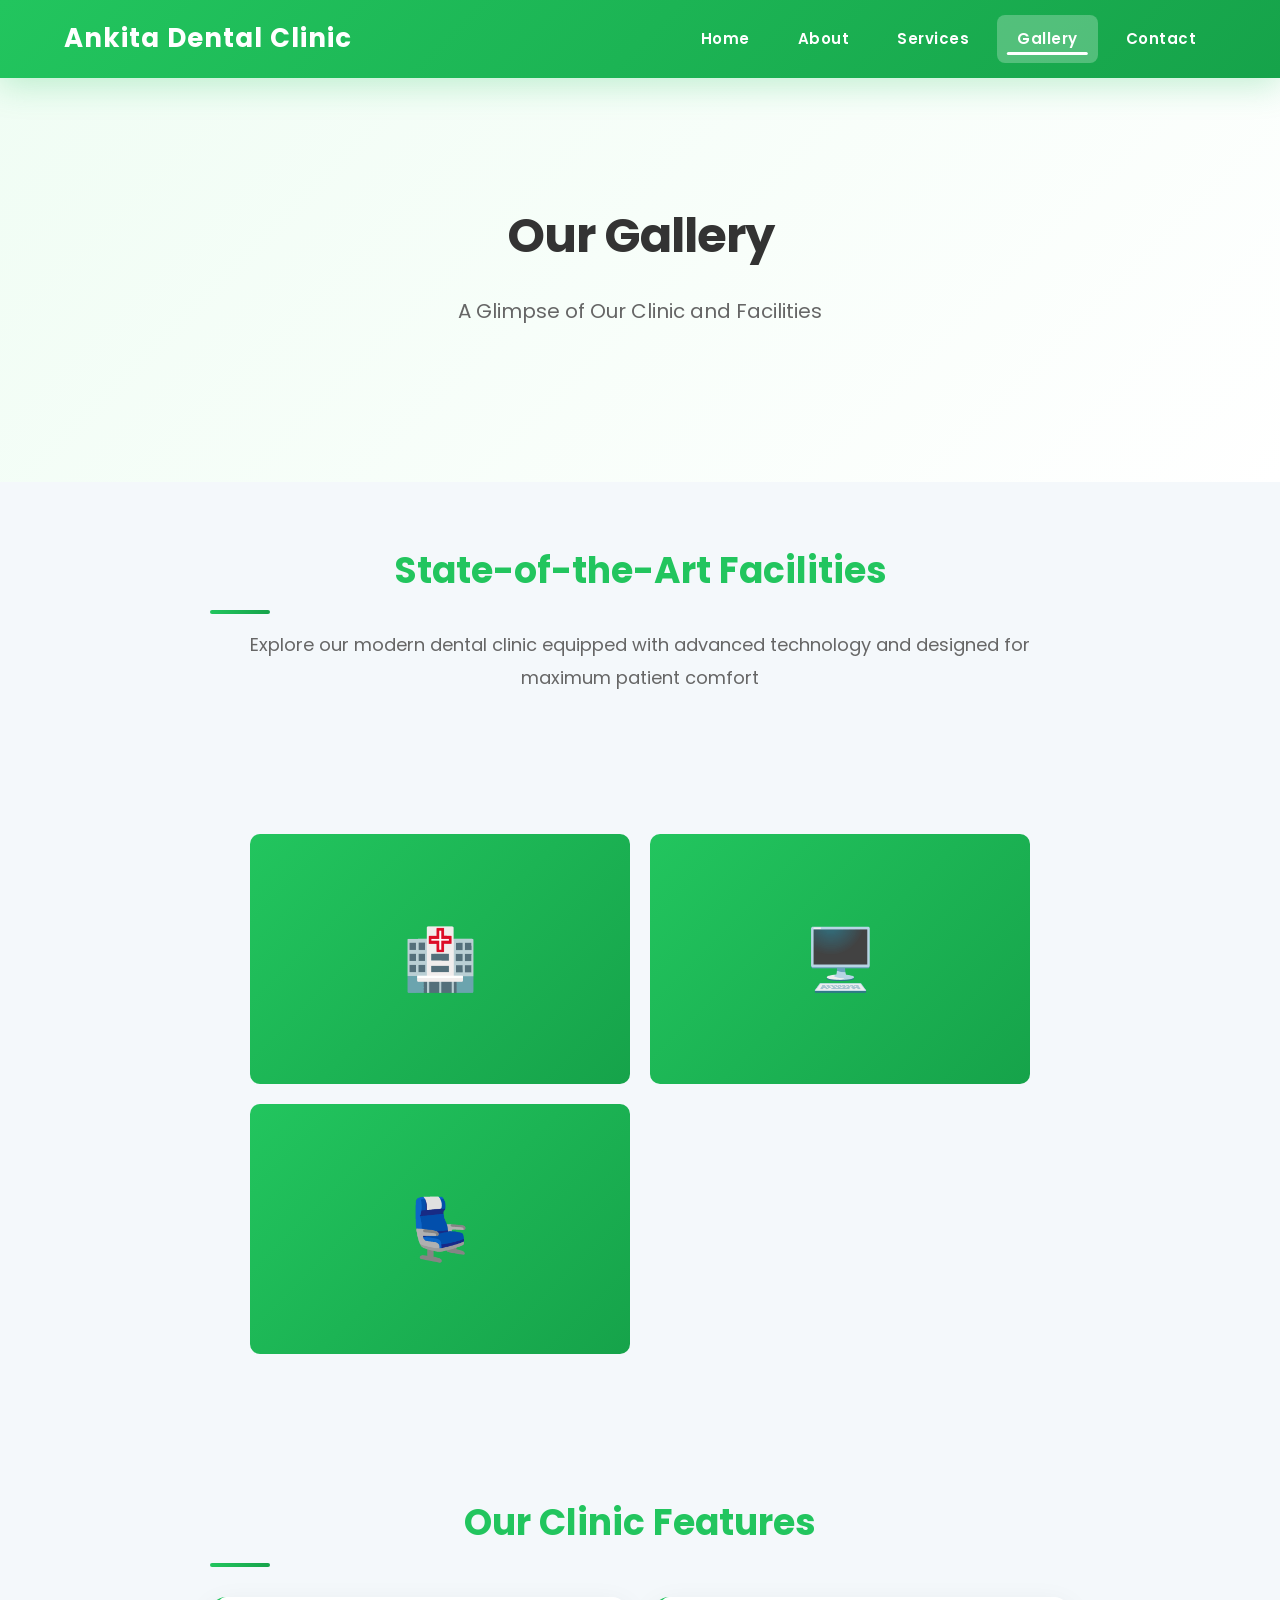
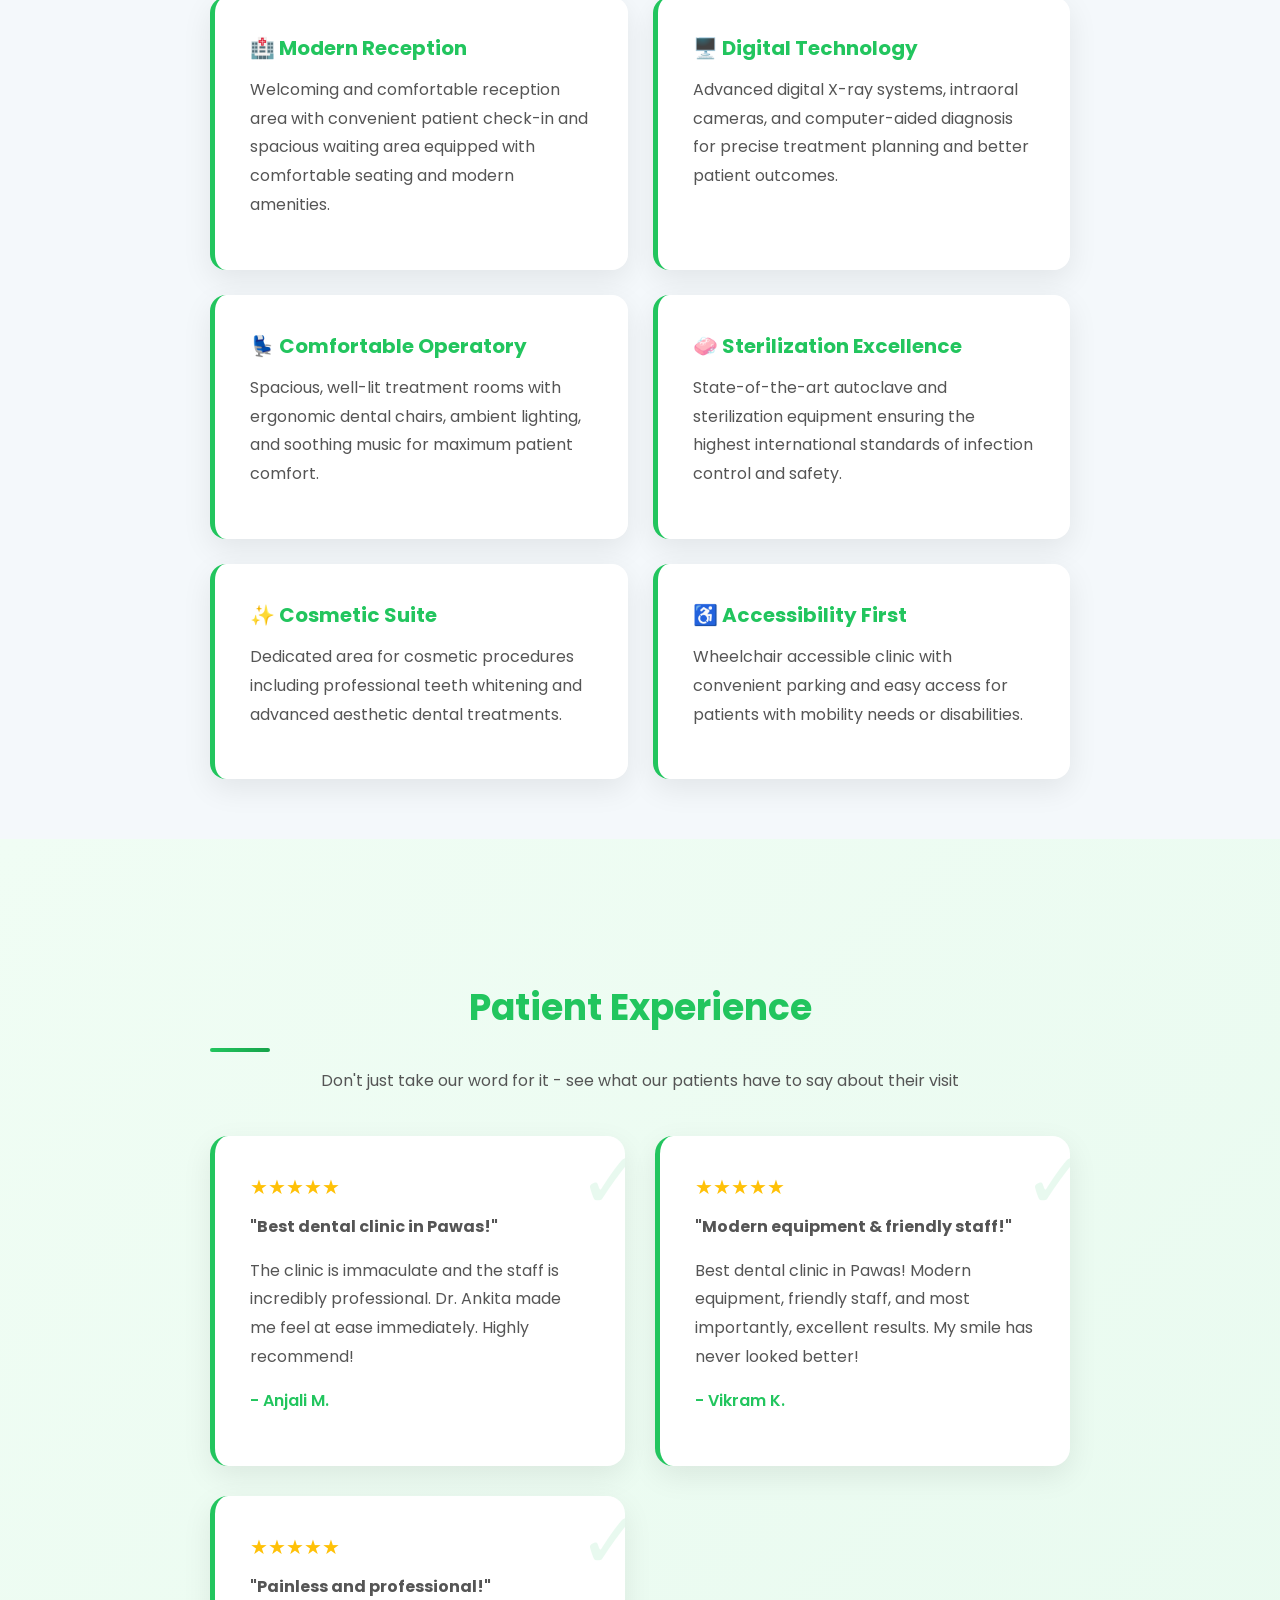
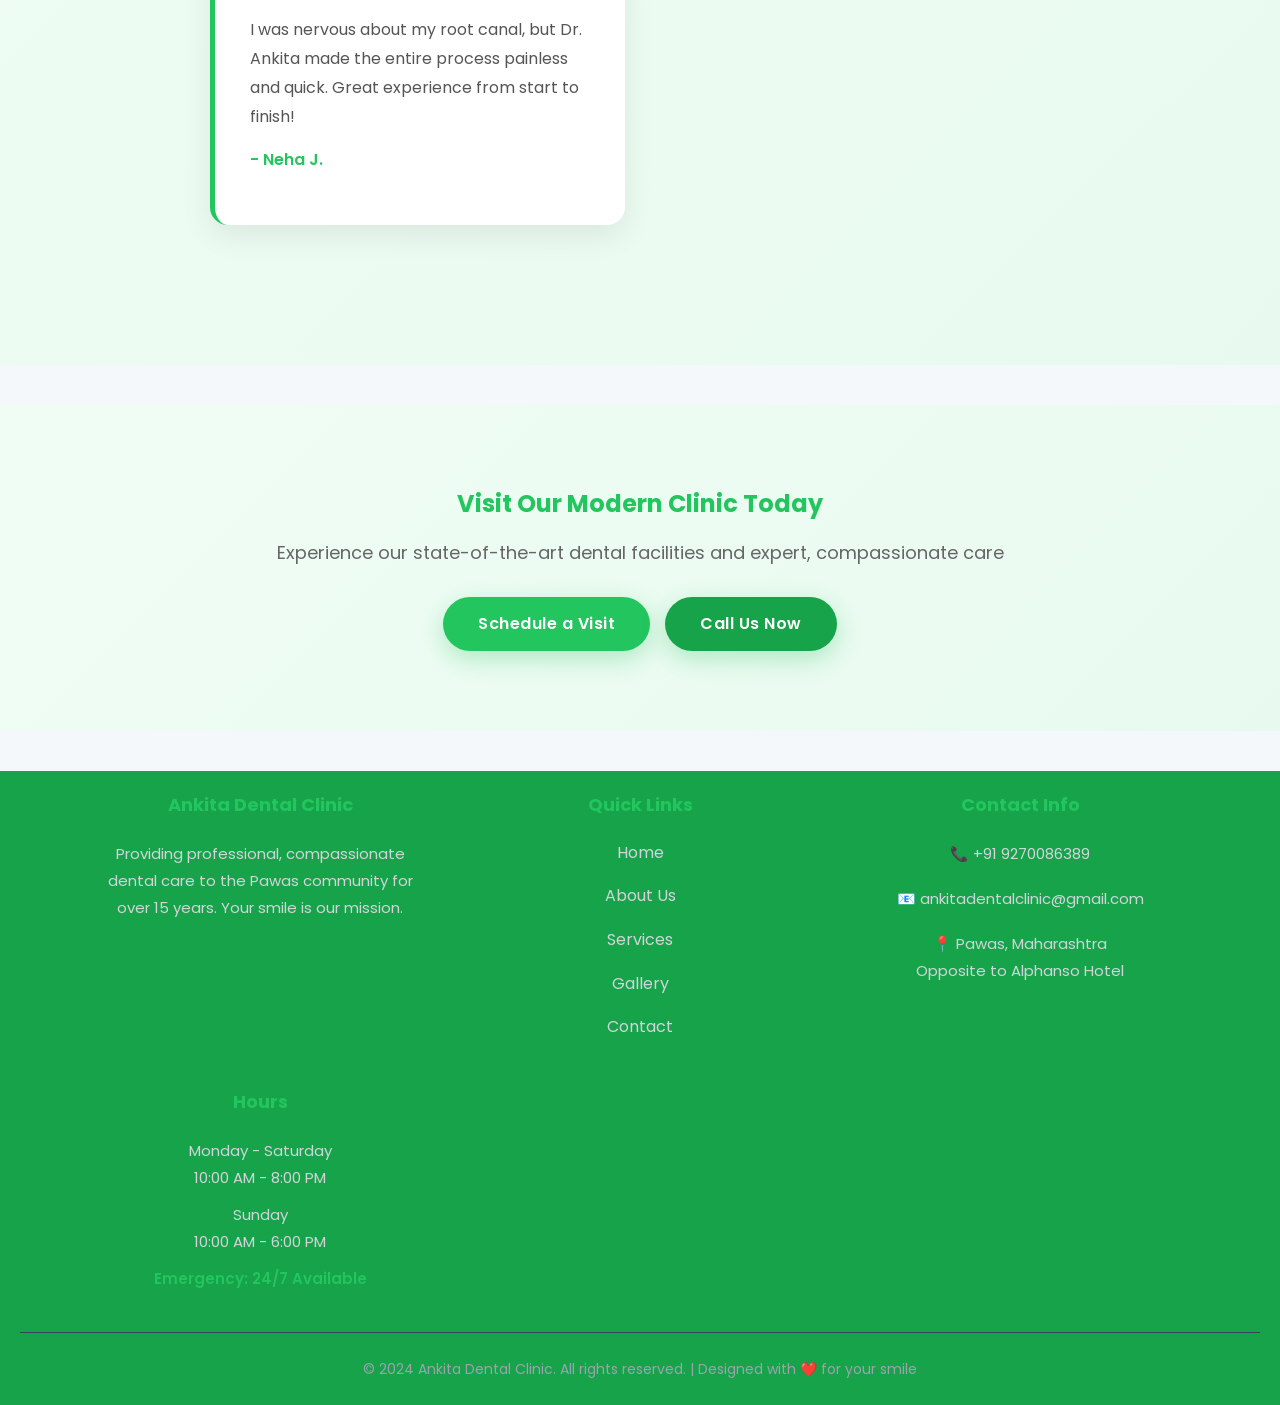
<file: gallery.html>
<!DOCTYPE html>
<html>
<head>
  <meta charset="UTF-8">
  <meta name="viewport" content="width=device-width, initial-scale=1.0">
  <title>Gallery - Ankita Dental Clinic</title>
  <link rel="stylesheet" href="css/style.css">
  <link href="https://fonts.googleapis.com/css2?family=Poppins:wght@300;400;600;700&display=swap" rel="stylesheet">
</head>
<body>

<!-- NAVBAR -->
<header class="navbar">
  <div class="logo">Ankita Dental Clinic</div>
  <div class="hamburger">
    <span></span>
    <span></span>
    <span></span>
  </div>
  <nav>
    <a href="index.html">Home</a>
    <a href="about.html">About</a>
    <a href="services.html">Services</a>
    <a href="gallery.html">Gallery</a>
    <a href="contact.html">Contact</a>
  </nav>
</header>

<!-- HERO -->
<section class="hero">
  <h1>Our Gallery</h1>
  <p>A Glimpse of Our Clinic and Facilities</p>
</section>

<!-- GALLERY INTRO -->
<section class="container">
  <h2 style="text-align: center; color: #22c55e;">State-of-the-Art Facilities</h2>
  <p style="text-align: center; font-size: 18px; margin-bottom: 40px; color: #666;">Explore our modern dental clinic equipped with advanced technology and designed for maximum patient comfort</p>
</section>

<!-- GALLERY -->
<section class="container" style="padding: 40px 20px;">
  <div class="gallery">
    <div style="background: linear-gradient(135deg, #22c55e 0%, #16a34a 100%); border-radius: 10px; display: flex; align-items: center; justify-content: center; color: #fff; font-size: 60px; min-height: 250px;">🏥</div>
    <div style="background: linear-gradient(135deg, #22c55e 0%, #16a34a 100%); border-radius: 10px; display: flex; align-items: center; justify-content: center; color: #fff; font-size: 60px; min-height: 250px;">🖥️</div>
    <div style="background: linear-gradient(135deg, #22c55e 0%, #16a34a 100%); border-radius: 10px; display: flex; align-items: center; justify-content: center; color: #fff; font-size: 60px; min-height: 250px;">💺</div>
  </div>
</section>

<!-- FACILITY DETAILS -->
<section class="container">
  <h2 style="text-align: center; color: #22c55e; margin: 40px 0 30px 0;">Our Clinic Features</h2>
  <div class="feature-grid">
    <div class="feature-box">
      <h3>🏥 Modern Reception</h3>
      <p>Welcoming and comfortable reception area with convenient patient check-in and spacious waiting area equipped with comfortable seating and modern amenities.</p>
    </div>
    <div class="feature-box">
      <h3>🖥️ Digital Technology</h3>
      <p>Advanced digital X-ray systems, intraoral cameras, and computer-aided diagnosis for precise treatment planning and better patient outcomes.</p>
    </div>
    <div class="feature-box">
      <h3>💺 Comfortable Operatory</h3>
      <p>Spacious, well-lit treatment rooms with ergonomic dental chairs, ambient lighting, and soothing music for maximum patient comfort.</p>
    </div>
    <div class="feature-box">
      <h3>🧼 Sterilization Excellence</h3>
      <p>State-of-the-art autoclave and sterilization equipment ensuring the highest international standards of infection control and safety.</p>
    </div>
    <div class="feature-box">
      <h3>✨ Cosmetic Suite</h3>
      <p>Dedicated area for cosmetic procedures including professional teeth whitening and advanced aesthetic dental treatments.</p>
    </div>
    <div class="feature-box">
      <h3>♿ Accessibility First</h3>
      <p>Wheelchair accessible clinic with convenient parking and easy access for patients with mobility needs or disabilities.</p>
    </div>
  </div>
</section>

<!-- TESTIMONIALS -->
<section class="testimonials">
  <div class="container" style="padding: 0 20px;">
    <h2 style="text-align: center; color: #22c55e; margin-bottom: 15px;">Patient Experience</h2>
    <p style="text-align: center; margin-bottom: 40px; color: #555;">Don't just take our word for it - see what our patients have to say about their visit</p>
    <div class="testimonial-container">
      <div class="testimonial">
        <div style="color: #ffc107; font-size: 20px; margin-bottom: 10px;">★★★★★</div>
        <p><strong>"Best dental clinic in Pawas!"</strong></p>
        <p>The clinic is immaculate and the staff is incredibly professional. Dr. Ankita made me feel at ease immediately. Highly recommend!</p>
        <p style="margin-top: 15px; color: #22c55e; font-weight: 600;">- Anjali M.</p>
      </div>
      <div class="testimonial">
        <div style="color: #ffc107; font-size: 20px; margin-bottom: 10px;">★★★★★</div>
        <p><strong>"Modern equipment & friendly staff!"</strong></p>
        <p>Best dental clinic in Pawas! Modern equipment, friendly staff, and most importantly, excellent results. My smile has never looked better!</p>
        <p style="margin-top: 15px; color: #22c55e; font-weight: 600;">- Vikram K.</p>
      </div>
      <div class="testimonial">
        <div style="color: #ffc107; font-size: 20px; margin-bottom: 10px;">★★★★★</div>
        <p><strong>"Painless and professional!"</strong></p>
        <p>I was nervous about my root canal, but Dr. Ankita made the entire process painless and quick. Great experience from start to finish!</p>
        <p style="margin-top: 15px; color: #22c55e; font-weight: 600;">- Neha J.</p>
      </div>
    </div>
  </div>
</section>

<!-- CTA SECTION -->
<section class="cta">
  <h2 style="color: #22c55e;">Visit Our Modern Clinic Today</h2>
  <p style="font-size: 18px; color: #666; margin: 15px 0 30px 0;">Experience our state-of-the-art dental facilities and expert, compassionate care</p>
  <div style="display: flex; gap: 15px; justify-content: center; flex-wrap: wrap;">
    <a href="contact.html" class="btn">Schedule a Visit</a>
    <a href="tel:+919270086389" class="btn" style="background: #16a34a;">Call Us Now</a>
  </div>
</section>

<!-- FOOTER -->
<footer>
  <div class="footer-content">
    <div class="footer-section">
      <h3>Ankita Dental Clinic</h3>
      <p>Providing professional, compassionate dental care to the Pawas community for over 15 years. Your smile is our mission.</p>
    </div>
    <div class="footer-section">
      <h3>Quick Links</h3>
      <div class="footer-links">
        <a href="index.html">Home</a>
        <a href="about.html">About Us</a>
        <a href="services.html">Services</a>
        <a href="gallery.html">Gallery</a>
        <a href="contact.html">Contact</a>
      </div>
    </div>
    <div class="footer-section">
      <h3>Contact Info</h3>
      <p>📞 <a href="tel:+919270086389">+91 9270086389</a></p>
      <p>📧 <a href="mailto:ankitadentalclinic@gmail.com">ankitadentalclinic@gmail.com</a></p>
      <p>📍 Pawas, Maharashtra<br>Opposite to Alphanso Hotel</p>
    </div>
    <div class="footer-section">
      <h3>Hours</h3>
      <p>Monday - Saturday<br>10:00 AM - 8:00 PM</p>
      <p>Sunday<br>10:00 AM - 6:00 PM</p>
      <p style="color: #22c55e; font-weight: 600;">Emergency: 24/7 Available</p>
    </div>
  </div>
  <div class="footer-bottom">
    <p>&copy; 2024 Ankita Dental Clinic. All rights reserved. | Designed with ❤️ for your smile</p>
  </div>
</footer>

<script src="js/script.js"></script>
</body>
</html>
</file>
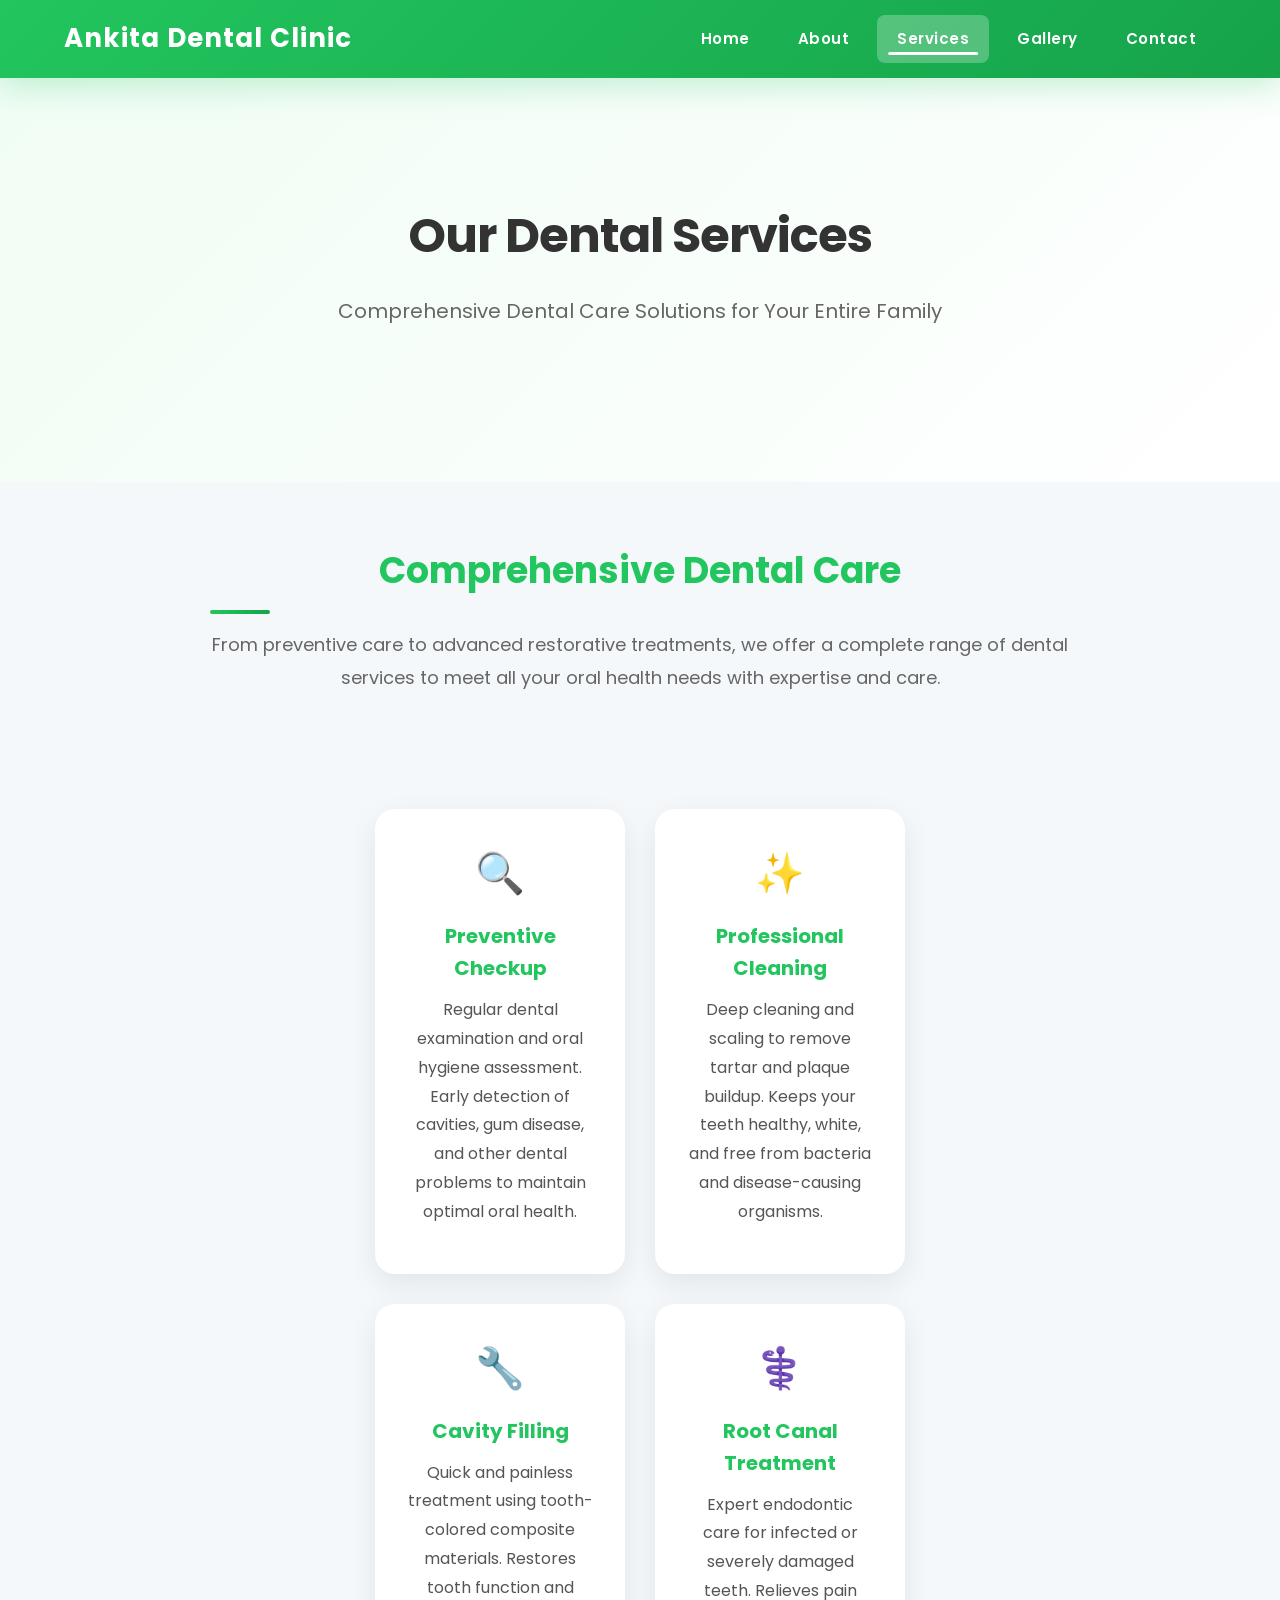
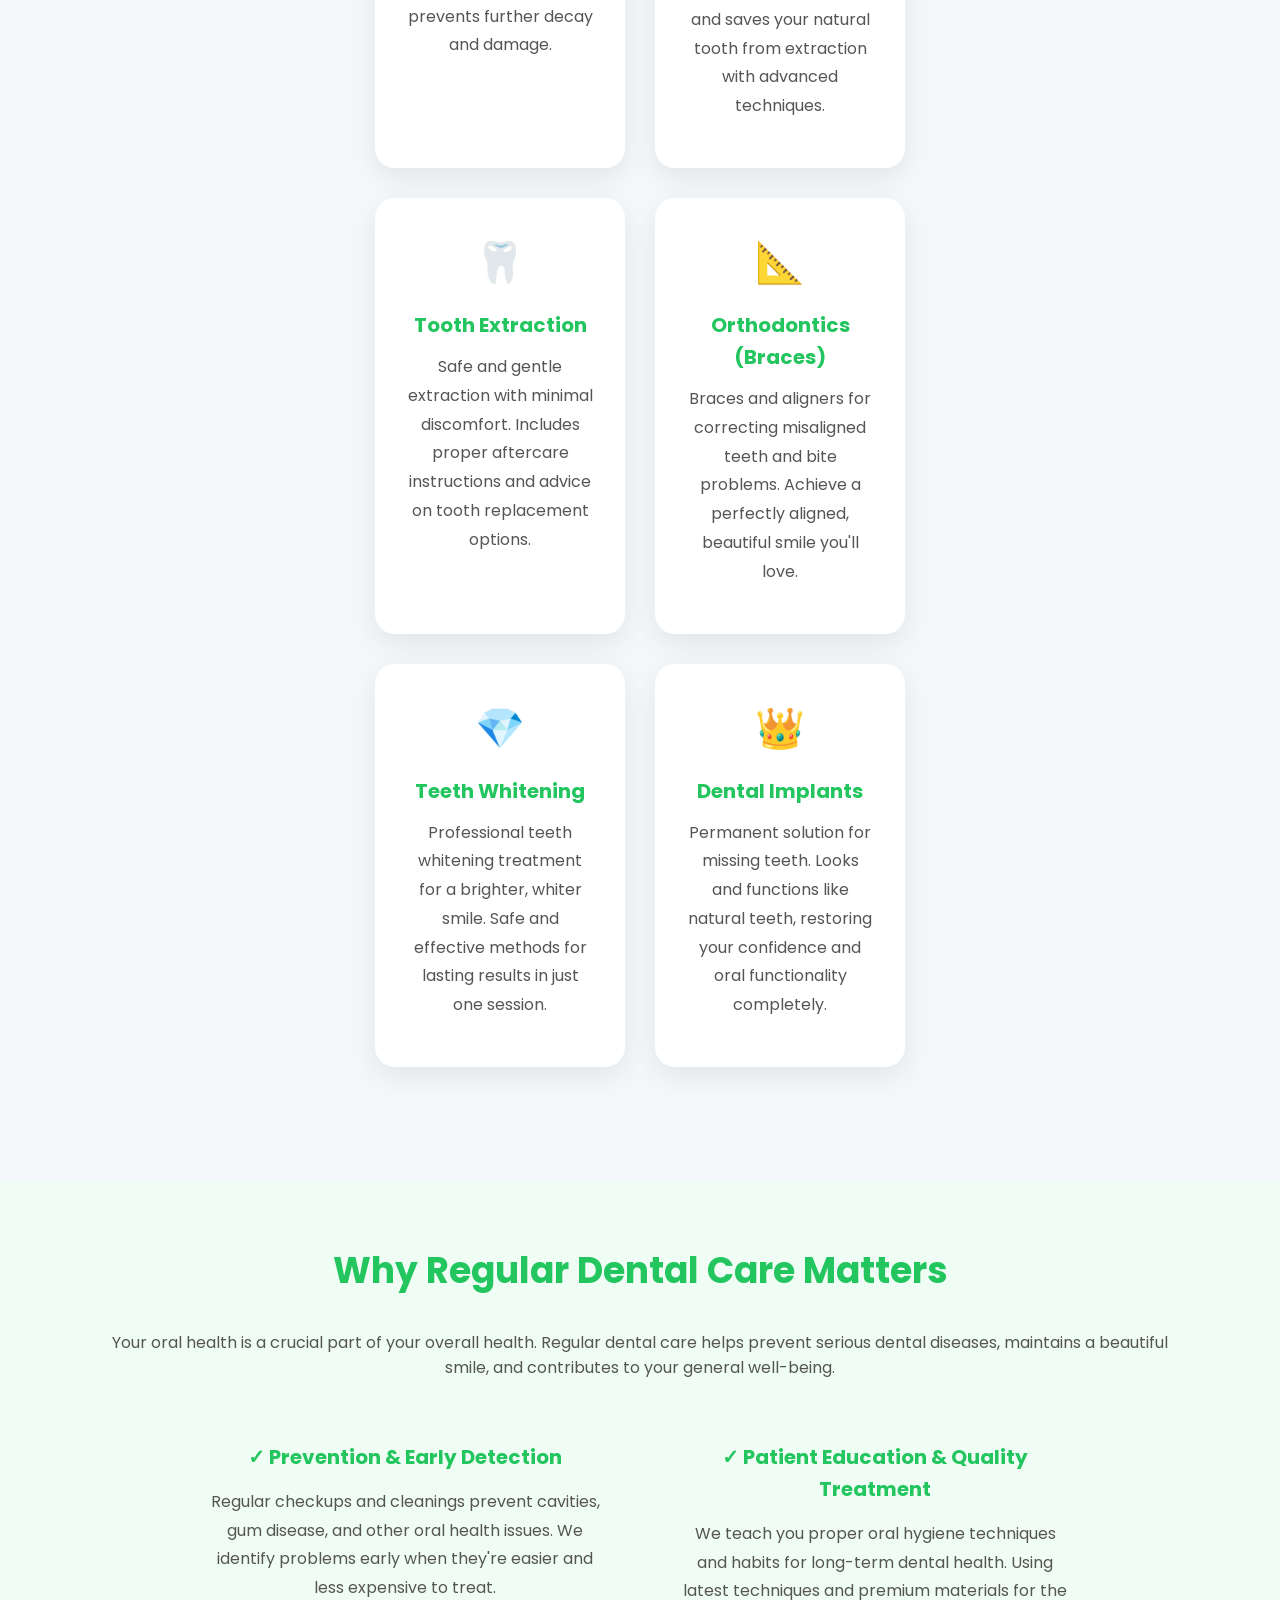
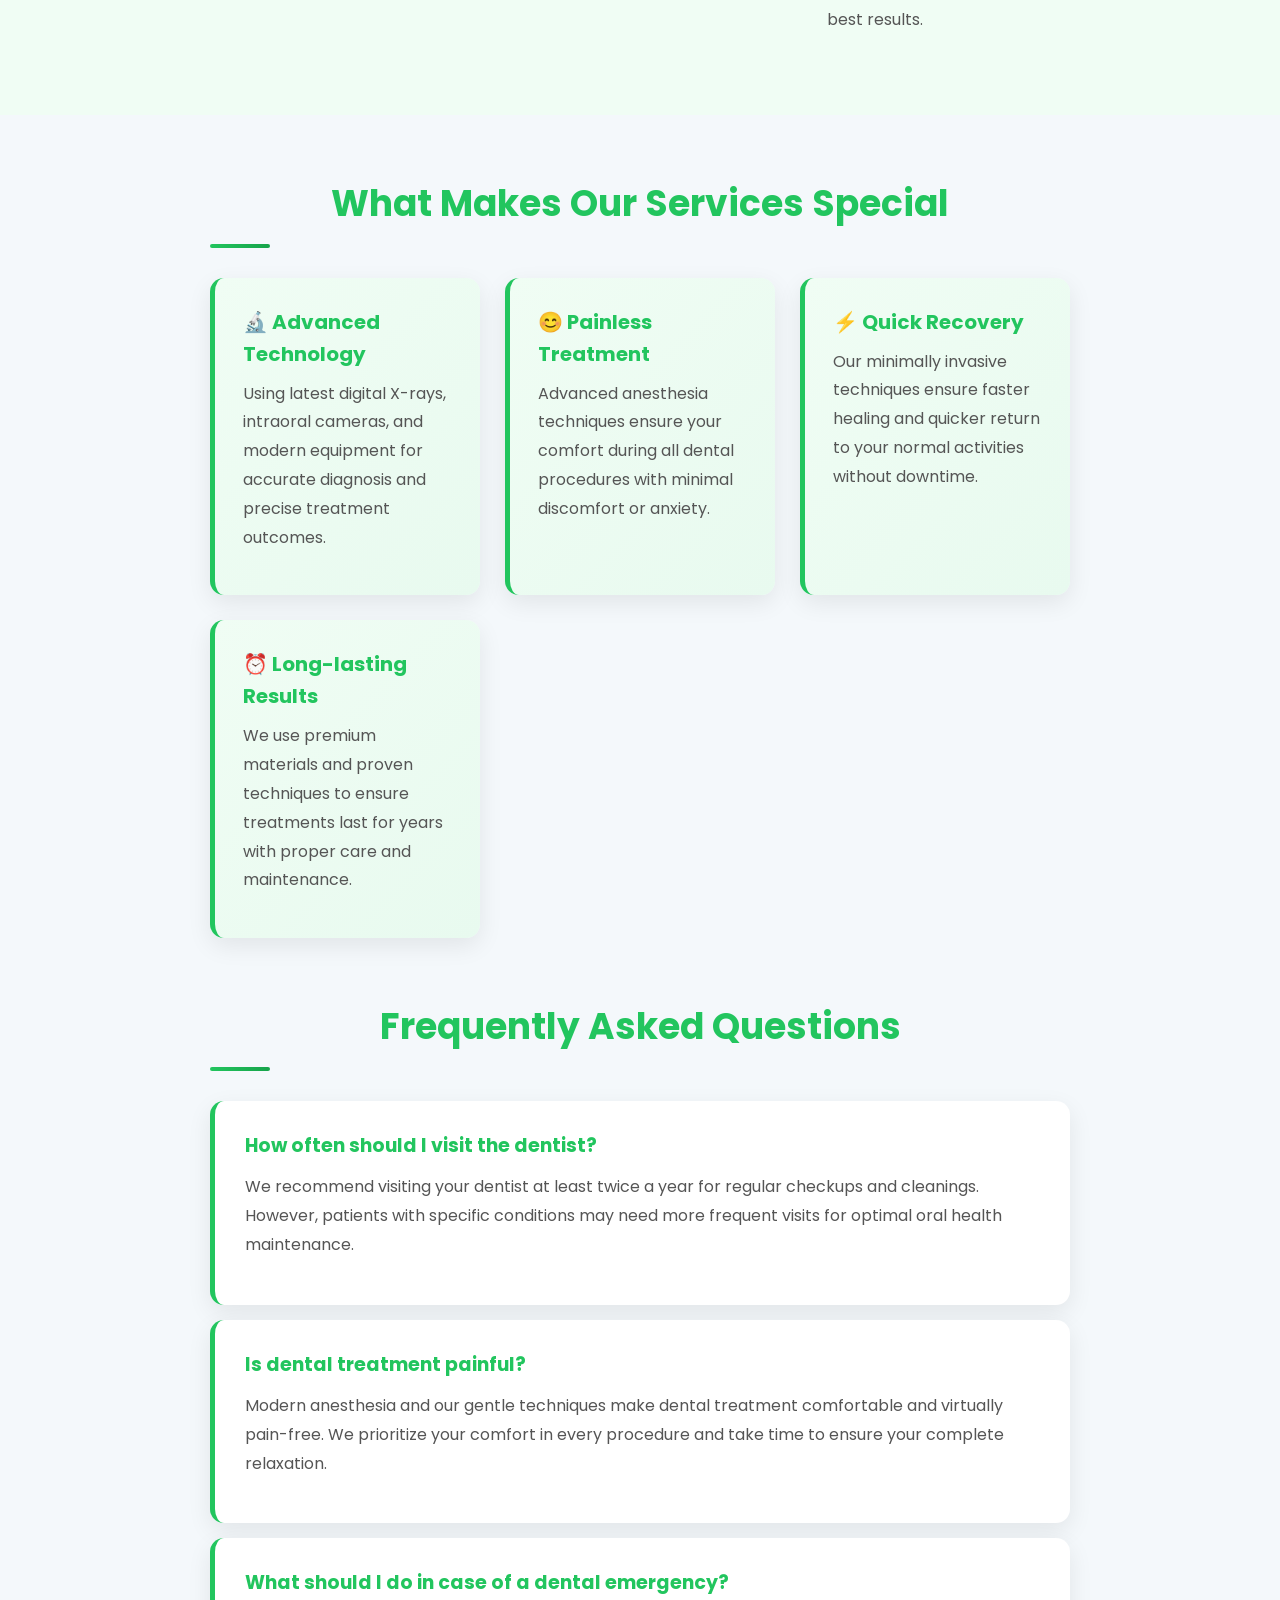
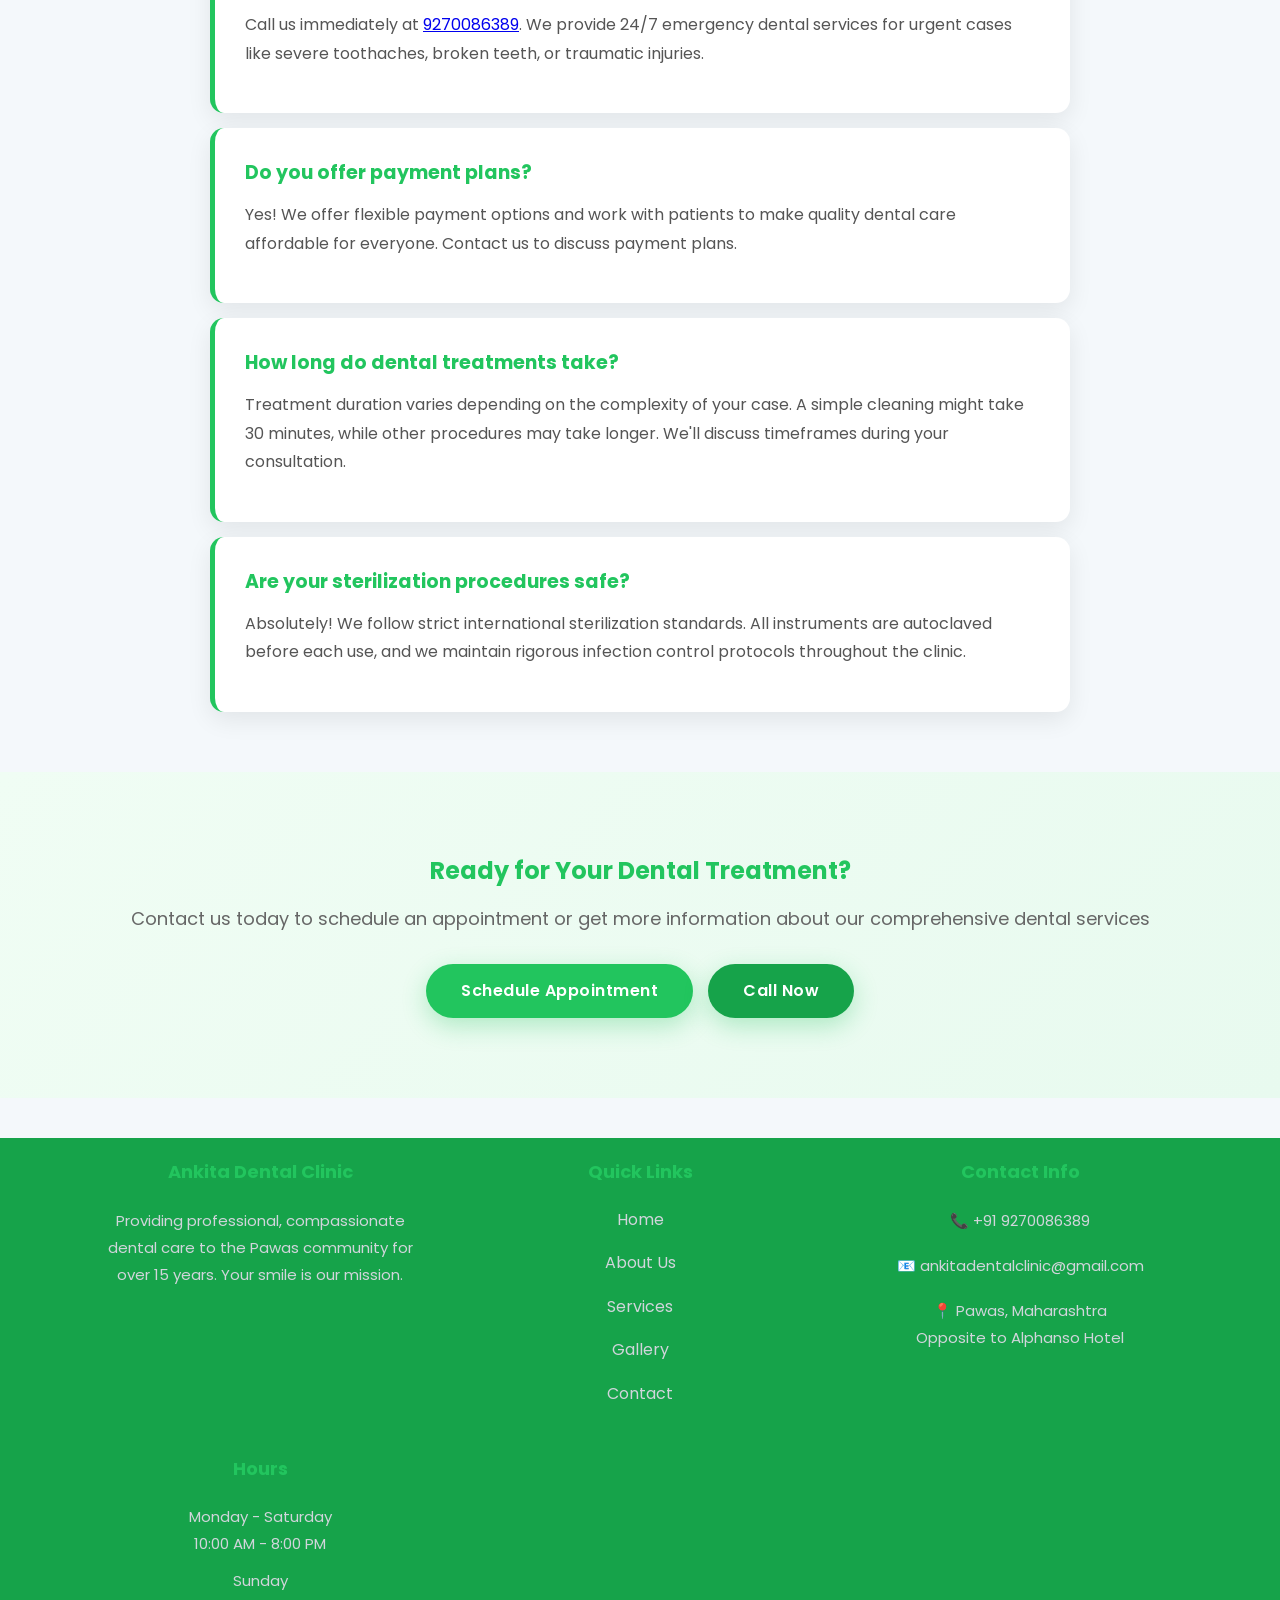
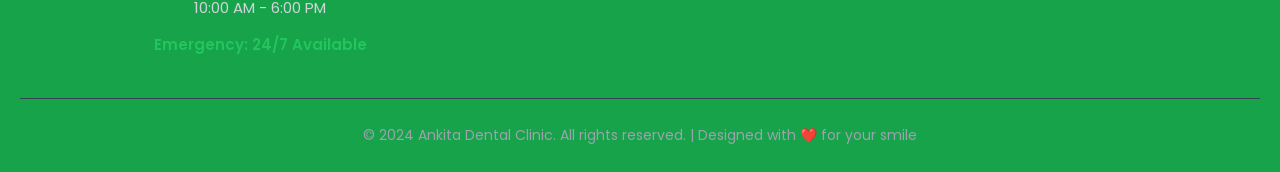
<file: services.html>
<!DOCTYPE html>
<html>
<head>
  <meta charset="UTF-8">
  <meta name="viewport" content="width=device-width, initial-scale=1.0">
  <title>Services - Ankita Dental Clinic</title>
  <link rel="stylesheet" href="css/style.css">
  <link href="https://fonts.googleapis.com/css2?family=Poppins:wght@300;400;600;700&display=swap" rel="stylesheet">
</head>
<body>

<!-- NAVBAR -->
<header class="navbar">
  <div class="logo">Ankita Dental Clinic</div>
  <div class="hamburger"></div>
    <span></span>
    <span></span>
    <span></span>
  </div>
  <nav>
    <a href="index.html">Home</a>
    <a href="about.html">About</a>
    <a href="services.html">Services</a>
    <a href="gallery.html">Gallery</a>
    <a href="contact.html">Contact</a>
  </nav>
</header>

<!-- HERO -->
<section class="hero">
  <h1>Our Dental Services</h1>
  <p>Comprehensive Dental Care Solutions for Your Entire Family</p>
</section>

<!-- SERVICES INTRODUCTION -->
<section class="container">
  <h2 style="text-align: center; color: #22c55e;">Comprehensive Dental Care</h2>
  <p style="text-align: center; font-size: 18px; margin-bottom: 40px; color: #666;">From preventive care to advanced restorative treatments, we offer a complete range of dental services to meet all your oral health needs with expertise and care.</p>
</section>

<!-- SERVICES GRID -->
<section class="container">
  <div class="services">
    <div class="card">
      <div style="font-size: 40px; margin-bottom: 15px;">🔍</div>
      <h3>Preventive Checkup</h3>
      <p>Regular dental examination and oral hygiene assessment. Early detection of cavities, gum disease, and other dental problems to maintain optimal oral health.</p>
    </div>
    <div class="card">
      <div style="font-size: 40px; margin-bottom: 15px;">✨</div>
      <h3>Professional Cleaning</h3>
      <p>Deep cleaning and scaling to remove tartar and plaque buildup. Keeps your teeth healthy, white, and free from bacteria and disease-causing organisms.</p>
    </div>
    <div class="card">
      <div style="font-size: 40px; margin-bottom: 15px;">🔧</div>
      <h3>Cavity Filling</h3>
      <p>Quick and painless treatment using tooth-colored composite materials. Restores tooth function and prevents further decay and damage.</p>
    </div>
    <div class="card">
      <div style="font-size: 40px; margin-bottom: 15px;">⚕️</div>
      <h3>Root Canal Treatment</h3>
      <p>Expert endodontic care for infected or severely damaged teeth. Relieves pain and saves your natural tooth from extraction with advanced techniques.</p>
    </div>
    <div class="card">
      <div style="font-size: 40px; margin-bottom: 15px;">🦷</div>
      <h3>Tooth Extraction</h3>
      <p>Safe and gentle extraction with minimal discomfort. Includes proper aftercare instructions and advice on tooth replacement options.</p>
    </div>
    <div class="card">
      <div style="font-size: 40px; margin-bottom: 15px;">📐</div>
      <h3>Orthodontics (Braces)</h3>
      <p>Braces and aligners for correcting misaligned teeth and bite problems. Achieve a perfectly aligned, beautiful smile you'll love.</p>
    </div>
    <div class="card">
      <div style="font-size: 40px; margin-bottom: 15px;">💎</div>
      <h3>Teeth Whitening</h3>
      <p>Professional teeth whitening treatment for a brighter, whiter smile. Safe and effective methods for lasting results in just one session.</p>
    </div>
    <div class="card">
      <div style="font-size: 40px; margin-bottom: 15px;">👑</div>
      <h3>Dental Implants</h3>
      <p>Permanent solution for missing teeth. Looks and functions like natural teeth, restoring your confidence and oral functionality completely.</p>
    </div>
  </div>
</section>

<!-- WHY DENTAL CARE MATTERS -->
<section style="background: #f0fdf4; padding: 60px 20px; margin: 40px 0; text-align: center;">
  <div style="max-width: 1100px; margin: 0 auto;">
    <h2 style="color: #22c55e; text-align: center; margin-bottom: 30px; font-size: 36px;">Why Regular Dental Care Matters</h2>
    <p style="text-align: center; color: #555; margin-bottom: 40px; font-size: 16px;">Your oral health is a crucial part of your overall health. Regular dental care helps prevent serious dental diseases, maintains a beautiful smile, and contributes to your general well-being.</p>
    <div style="display: grid; grid-template-columns: 1fr 1fr; gap: 40px; max-width: 900px; margin: 0 auto;">
      <div style="text-align: center; padding: 20px;">
        <h3 style="color: #22c55e; margin-bottom: 15px; font-size: 20px;">✓ Prevention & Early Detection</h3>
        <p style="color: #555; line-height: 1.8;">Regular checkups and cleanings prevent cavities, gum disease, and other oral health issues. We identify problems early when they're easier and less expensive to treat.</p>
      </div>
      <div style="text-align: center; padding: 20px;">
        <h3 style="color: #22c55e; margin-bottom: 15px; font-size: 20px;">✓ Patient Education & Quality Treatment</h3>
        <p style="color: #555; line-height: 1.8;">We teach you proper oral hygiene techniques and habits for long-term dental health. Using latest techniques and premium materials for the best results.</p>
      </div>
    </div>
  </div>
</section>

<!-- SERVICE HIGHLIGHTS -->
<section class="container">
  <h2 style="color: #22c55e; text-align: center; margin: 40px 0 30px 0;">What Makes Our Services Special</h2>
  <div class="highlight-grid">
    <div class="highlight-item">
      <h3 style="color: #22c55e;">🔬 Advanced Technology</h3>
      <p>Using latest digital X-rays, intraoral cameras, and modern equipment for accurate diagnosis and precise treatment outcomes.</p>
    </div>
    <div class="highlight-item">
      <h3 style="color: #22c55e;">😊 Painless Treatment</h3>
      <p>Advanced anesthesia techniques ensure your comfort during all dental procedures with minimal discomfort or anxiety.</p>
    </div>
    <div class="highlight-item">
      <h3 style="color: #22c55e;">⚡ Quick Recovery</h3>
      <p>Our minimally invasive techniques ensure faster healing and quicker return to your normal activities without downtime.</p>
    </div>
    <div class="highlight-item">
      <h3 style="color: #22c55e;">⏰ Long-lasting Results</h3>
      <p>We use premium materials and proven techniques to ensure treatments last for years with proper care and maintenance.</p>
    </div>
  </div>
</section>

<!-- FAQ SECTION -->
<section class="container">
  <h2 style="color: #22c55e; text-align: center; margin: 40px 0 30px 0;">Frequently Asked Questions</h2>
  <div class="faq-section">
    <div class="faq-item">
      <h3>How often should I visit the dentist?</h3>
      <p>We recommend visiting your dentist at least twice a year for regular checkups and cleanings. However, patients with specific conditions may need more frequent visits for optimal oral health maintenance.</p>
    </div>
    <div class="faq-item">
      <h3>Is dental treatment painful?</h3>
      <p>Modern anesthesia and our gentle techniques make dental treatment comfortable and virtually pain-free. We prioritize your comfort in every procedure and take time to ensure your complete relaxation.</p>
    </div>
    <div class="faq-item">
      <h3>What should I do in case of a dental emergency?</h3>
      <p>Call us immediately at <a href="tel:+919270086389">9270086389</a>. We provide 24/7 emergency dental services for urgent cases like severe toothaches, broken teeth, or traumatic injuries.</p>
    </div>
    <div class="faq-item">
      <h3>Do you offer payment plans?</h3>
      <p>Yes! We offer flexible payment options and work with patients to make quality dental care affordable for everyone. Contact us to discuss payment plans.</p>
    </div>
    <div class="faq-item">
      <h3>How long do dental treatments take?</h3>
      <p>Treatment duration varies depending on the complexity of your case. A simple cleaning might take 30 minutes, while other procedures may take longer. We'll discuss timeframes during your consultation.</p>
    </div>
    <div class="faq-item">
      <h3>Are your sterilization procedures safe?</h3>
      <p>Absolutely! We follow strict international sterilization standards. All instruments are autoclaved before each use, and we maintain rigorous infection control protocols throughout the clinic.</p>
    </div>
  </div>
</section>

<!-- CTA SECTION -->
<section class="cta">
  <h2 style="color: #22c55e;">Ready for Your Dental Treatment?</h2>
  <p style="font-size: 18px; color: #666; margin: 15px 0 30px 0;">Contact us today to schedule an appointment or get more information about our comprehensive dental services</p>
  <div style="display: flex; gap: 15px; justify-content: center; flex-wrap: wrap;">
    <a href="contact.html" class="btn">Schedule Appointment</a>
    <a href="tel:+919270086389" class="btn" style="background: #16a34a;">Call Now</a>
  </div>
</section>

<!-- FOOTER -->
<footer>
  <div class="footer-content">
    <div class="footer-section">
      <h3>Ankita Dental Clinic</h3>
      <p>Providing professional, compassionate dental care to the Pawas community for over 15 years. Your smile is our mission.</p>
    </div>
    <div class="footer-section">
      <h3>Quick Links</h3>
      <div class="footer-links">
        <a href="index.html">Home</a>
        <a href="about.html">About Us</a>
        <a href="services.html">Services</a>
        <a href="gallery.html">Gallery</a>
        <a href="contact.html">Contact</a>
      </div>
    </div>
    <div class="footer-section">
      <h3>Contact Info</h3>
      <p>📞 <a href="tel:+919270086389">+91 9270086389</a></p>
      <p>📧 <a href="mailto:ankitadentalclinic@gmail.com">ankitadentalclinic@gmail.com</a></p>
      <p>📍 Pawas, Maharashtra<br>Opposite to Alphanso Hotel</p>
    </div>
    <div class="footer-section">
      <h3>Hours</h3>
      <p>Monday - Saturday<br>10:00 AM - 8:00 PM</p>
      <p>Sunday<br>10:00 AM - 6:00 PM</p>
      <p style="color: #22c55e; font-weight: 600;">Emergency: 24/7 Available</p>
    </div>
  </div>
  <div class="footer-bottom">
    <p>&copy; 2024 Ankita Dental Clinic. All rights reserved. | Designed with ❤️ for your smile</p>
  </div>
</footer>

<script src="js/script.js"></script>
</body>
</html>
</file>
<file: css/style.css>
/* ================= GLOBAL ================= */
* {
  margin: 0;
  padding: 0;
  box-sizing: border-box;
}

body {
  font-family: 'Poppins', sans-serif;
  background: #f4f8fb;
  color: #333;
  line-height: 1.6;
}

/* ================= ANIMATIONS ================= */
@keyframes fadeInDown {
  from {
    opacity: 0;
    transform: translateY(-30px);
  }
  to {
    opacity: 1;
    transform: translateY(0);
  }
}

@keyframes fadeInUp {
  from {
    opacity: 0;
    transform: translateY(30px);
  }
  to {
    opacity: 1;
    transform: translateY(0);
  }
}

@keyframes slideInLeft {
  from {
    opacity: 0;
    transform: translateX(-40px);
  }
  to {
    opacity: 1;
    transform: translateX(0);
  }
}

@keyframes slideInRight {
  from {
    opacity: 0;
    transform: translateX(40px);
  }
  to {
    opacity: 1;
    transform: translateX(0);
  }
}

@keyframes pulse {
  0%, 100% {
    transform: scale(1);
  }
  50% {
    transform: scale(1.05);
  }
}

@keyframes glow {
  0%, 100% {
    box-shadow: 0 0 5px rgba(34, 197, 94, 0.3);
  }
  50% {
    box-shadow: 0 0 20px rgba(34, 197, 94, 0.6);
  }
}

@keyframes underlineSlide {
  from {
    width: 0;
  }
  to {
    width: 100%;
  }
}

/* ================= NAVBAR ================= */
.navbar {
  display: flex;
  justify-content: space-between;
  align-items: center;
  padding: 15px 5%;
  background: linear-gradient(135deg, #22c55e 0%, #16a34a 100%);
  color: #fff;
  position: sticky;
  top: 0;
  z-index: 1000;
  box-shadow: 0 8px 32px rgba(34, 197, 94, 0.25);
  backdrop-filter: blur(10px);
  animation: fadeInDown 0.6s ease-out;
}

.navbar .logo {
  font-size: 26px;
  font-weight: 700;
  letter-spacing: 1px;
  display: flex;
  align-items: center;
  gap: 8px;
  transition: all 0.3s cubic-bezier(0.34, 1.56, 0.64, 1);
  animation: slideInLeft 0.6s ease-out;
}

.navbar .logo:hover {
  transform: scale(1.05);
  text-shadow: 0 4px 15px rgba(255, 255, 255, 0.3);
}

.navbar nav {
  display: flex;
  align-items: center;
  gap: 8px;
}

.navbar nav a {
  color: #fff;
  padding: 12px 20px;
  text-decoration: none;
  transition: all 0.3s cubic-bezier(0.34, 1.56, 0.64, 1);
  border-radius: 8px;
  font-weight: 600;
  font-size: 15px;
  position: relative;
  letter-spacing: 0.5px;
}

.navbar nav a::before {
  content: '';
  position: absolute;
  bottom: 8px;
  left: 50%;
  width: 0;
  height: 3px;
  background: rgba(255, 255, 255, 0.8);
  border-radius: 2px;
  transition: all 0.3s cubic-bezier(0.34, 1.56, 0.64, 1);
  transform: translateX(-50%);
}

.navbar nav a:hover {
  background: rgba(255, 255, 255, 0.15);
  color: #fff;
  transform: translateY(-3px);
}

.navbar nav a:hover::before {
  width: 80%;
}

.navbar nav a.active {
  background: rgba(255, 255, 255, 0.25);
  color: #fff;
}

.navbar nav a.active::before {
  width: 80%;
  background: #fff;
}

/* ================= HAMBURGER MENU ================= */
.hamburger {
  display: none;
  flex-direction: column;
  cursor: pointer;
  gap: 6px;
}

.hamburger span {
  width: 28px;
  height: 3px;
  background: #fff;
  border-radius: 3px;
  transition: all 0.4s cubic-bezier(0.34, 1.56, 0.64, 1);
  box-shadow: 0 2px 5px rgba(0, 0, 0, 0.2);
}

.hamburger.active span:nth-child(1) {
  transform: rotate(45deg) translate(12px, 12px);
}

.hamburger.active span:nth-child(2) {
  opacity: 0;
  transform: translateX(-10px);
}

.hamburger.active span:nth-child(3) {
  transform: rotate(-45deg) translate(9px, -9px);
}

/* ================= HERO ================= */
.hero {
  text-align: center;
  padding: 120px 20px;
  background: linear-gradient(135deg, #f0fdf4 0%, #ffffff 100%);
  animation: fadeInUp 0.8s ease-out;
}

.hero h1 {
  font-size: 48px;
  margin-bottom: 20px;
  animation: fadeInUp 0.8s ease-out 0.2s both;
  font-weight: 700;
  letter-spacing: -1px;
}

.hero p {
  font-size: 20px;
  margin-bottom: 35px;
  animation: fadeInUp 0.8s ease-out 0.4s both;
  color: #666;
}

/* ================= BUTTON ================= */
.btn {
  background: #22c55e;
  color: #fff;
  padding: 14px 35px;
  border-radius: 50px;
  text-decoration: none;
  transition: all 0.4s cubic-bezier(0.34, 1.56, 0.64, 1);
  display: inline-block;
  font-weight: 600;
  letter-spacing: 0.5px;
  box-shadow: 0 8px 25px rgba(34, 197, 94, 0.3);
  position: relative;
  overflow: hidden;
  animation: fadeInUp 0.8s ease-out 0.6s both;
}

.btn::before {
  content: '';
  position: absolute;
  top: 0;
  left: -100%;
  width: 100%;
  height: 100%;
  background: linear-gradient(90deg, transparent, rgba(255, 255, 255, 0.3), transparent);
  transition: all 0.5s cubic-bezier(0.34, 1.56, 0.64, 1);
}

.btn:hover {
  background: #16a34a;
  transform: translateY(-4px);
  box-shadow: 0 15px 40px rgba(34, 197, 94, 0.4);
}

.btn:hover::before {
  left: 100%;
}

/* ================= SERVICES ================= */
.services {
  display: flex;
  flex-wrap: wrap;
  justify-content: center;
  padding: 40px 20px;
  animation: fadeInUp 0.8s ease-out;
}

.card {
  background: #fff;
  margin: 15px;
  padding: 30px;
  width: 250px;
  border-radius: 20px;
  text-align: center;
  box-shadow: 0 10px 30px rgba(0,0,0,0.08);
  transition: all 0.4s cubic-bezier(0.34, 1.56, 0.64, 1);
  border: 2px solid transparent;
  position: relative;
  overflow: hidden;
  animation: fadeInUp 0.8s ease-out;
}

.card::before {
  content: '';
  position: absolute;
  top: 0;
  left: 0;
  right: 0;
  height: 4px;
  background: linear-gradient(90deg, #22c55e, #16a34a);
  transform: scaleX(0);
  transform-origin: left;
  transition: transform 0.4s cubic-bezier(0.34, 1.56, 0.64, 1);
}

.card:hover::before {
  transform: scaleX(1);
}

.card:hover {
  transform: translateY(-12px);
  box-shadow: 0 20px 50px rgba(34, 197, 94, 0.2);
  border-color: #22c55e;
}

.card h3 {
  font-size: 20px;
  margin-bottom: 12px;
  color: #22c55e;
  font-weight: 700;
}

.card p {
  color: #666;
  font-size: 15px;
  line-height: 1.6;
}

/* ================= FEATURES ================= */
.features {
  display: grid;
  grid-template-columns: repeat(auto-fit, minmax(280px, 1fr));
  gap: 30px;
  margin: 40px 0;
}

.feature-card {
  background: #fff;
  padding: 30px;
  border-radius: 18px;
  text-align: center;
  box-shadow: 0 10px 30px rgba(0,0,0,0.08);
  transition: all 0.4s cubic-bezier(0.34, 1.56, 0.64, 1);
  border-top: 5px solid #22c55e;
  position: relative;
  animation: fadeInUp 0.8s ease-out;
}

.feature-card::after {
  content: '';
  position: absolute;
  inset: 0;
  border-radius: 18px;
  padding: 3px;
  background: linear-gradient(135deg, #22c55e, #16a34a);
  -webkit-mask: 
    linear-gradient(#fff 0 0) content-box, 
    linear-gradient(#fff 0 0);
  -webkit-mask-composite: xor;
  mask-composite: exclude;
  opacity: 0;
  transition: opacity 0.4s cubic-bezier(0.34, 1.56, 0.64, 1);
}

.feature-card:hover {
  transform: translateY(-8px) scale(1.02);
  box-shadow: 0 20px 50px rgba(34, 197, 94, 0.15);
}

.feature-card:hover::after {
  opacity: 1;
}

.feature-icon {
  font-size: 48px;
  color: #22c55e;
  font-weight: bold;
  margin-bottom: 15px;
  display: block;
  transition: all 0.4s cubic-bezier(0.34, 1.56, 0.64, 1);
}

.feature-card:hover .feature-icon {
  transform: scale(1.2) rotate(10deg);
}

.feature-card h3 {
  color: #22c55e;
  font-size: 20px;
  margin-bottom: 10px;
  font-weight: 700;
}

/* ================= TESTIMONIALS ================= */
.testimonials {
  background: linear-gradient(135deg, #f0fdf4 0%, #e8faef 100%);
  padding: 80px 20px;
  margin: 40px 0;
  animation: fadeInUp 0.8s ease-out;
}

.testimonial-container {
  display: grid;
  grid-template-columns: repeat(auto-fit, minmax(300px, 1fr));
  gap: 30px;
  max-width: 1000px;
  margin: 0 auto;
}

.testimonial {
  background: #fff;
  padding: 35px;
  border-radius: 18px;
  box-shadow: 0 10px 30px rgba(0,0,0,0.08);
  border-left: 5px solid #22c55e;
  transition: all 0.4s cubic-bezier(0.34, 1.56, 0.64, 1);
  animation: fadeInUp 0.8s ease-out;
  position: relative;
  overflow: hidden;
}

.testimonial::before {
  content: '✓';
  position: absolute;
  top: -20px;
  right: -20px;
  font-size: 80px;
  color: rgba(34, 197, 94, 0.1);
  transition: all 0.4s cubic-bezier(0.34, 1.56, 0.64, 1);
}

.testimonial:hover {
  transform: translateY(-8px);
  box-shadow: 0 20px 50px rgba(34, 197, 94, 0.15);
}

.testimonial:hover::before {
  top: 10px;
  right: 10px;
  color: rgba(34, 197, 94, 0.2);
}

.testimonial p {
  margin: 10px 0;
  color: #555;
  line-height: 1.8;
  font-size: 15px;
}

.testimonial p:first-child {
  color: #333;
  font-weight: 600;
  font-size: 16px;
}

/* ================= CLINIC INFO ================= */
.clinic-info {
  background: #fff;
  padding: 80px 20px;
  animation: fadeInUp 0.8s ease-out;
}

.info-grid {
  display: grid;
  grid-template-columns: repeat(auto-fit, minmax(250px, 1fr));
  gap: 30px;
  max-width: 1000px;
  margin: 0 auto;
}

.info-box {
  background: linear-gradient(135deg, #f0fdf4 0%, #e8faef 100%);
  padding: 35px;
  border-radius: 16px;
  text-align: center;
  border-left: 5px solid #22c55e;
  transition: all 0.4s cubic-bezier(0.34, 1.56, 0.64, 1);
  animation: fadeInUp 0.8s ease-out;
  box-shadow: 0 10px 30px rgba(0,0,0,0.08);
}

.info-box:hover {
  transform: translateY(-10px);
  box-shadow: 0 20px 50px rgba(34, 197, 94, 0.15);
}

.info-box h3 {
  color: #22c55e;
  font-size: 20px;
  margin-bottom: 15px;
  font-weight: 700;
  transition: all 0.3s cubic-bezier(0.34, 1.56, 0.64, 1);
}

.info-box:hover h3 {
  transform: scale(1.05);
}

.info-box p {
  color: #555;
  font-size: 15px;
  line-height: 1.8;
}

/* ================= HIGHLIGHT GRID ================= */
.highlight-grid {
  display: grid;
  grid-template-columns: repeat(auto-fit, minmax(250px, 1fr));
  gap: 25px;
  margin: 30px 0;
  animation: fadeInUp 0.8s ease-out;
}

.highlight-item {
  background: linear-gradient(135deg, #f0fdf4 0%, #e8faef 100%);
  padding: 28px;
  border-radius: 14px;
  border-left: 5px solid #22c55e;
  transition: all 0.4s cubic-bezier(0.34, 1.56, 0.64, 1);
  animation: fadeInUp 0.8s ease-out;
  box-shadow: 0 8px 25px rgba(0,0,0,0.08);
}

.highlight-item:hover {
  transform: translateY(-8px);
  box-shadow: 0 15px 40px rgba(34, 197, 94, 0.15);
}

.highlight-item h3 {
  margin-bottom: 10px;
  font-size: 20px;
  color: #22c55e;
  font-weight: 700;
  transition: all 0.3s cubic-bezier(0.34, 1.56, 0.64, 1);
}

.highlight-item:hover h3 {
  transform: translateX(5px);
}

.highlight-item p {
  color: #555;
  font-size: 15px;
  line-height: 1.8;
}

/* ================= FAQ SECTION ================= */
.faq-section {
  margin: 30px 0;
  animation: fadeInUp 0.8s ease-out;
}

.faq-item {
  background: #fff;
  padding: 30px;
  margin: 15px 0;
  border-radius: 14px;
  border-left: 5px solid #22c55e;
  box-shadow: 0 8px 25px rgba(0,0,0,0.08);
  transition: all 0.4s cubic-bezier(0.34, 1.56, 0.64, 1);
  animation: fadeInUp 0.8s ease-out;
}

.faq-item:hover {
  transform: translateX(8px);
  box-shadow: 0 15px 40px rgba(34, 197, 94, 0.15);
}

.faq-item h3 {
  margin-bottom: 12px;
  font-size: 19px;
  color: #22c55e;
  font-weight: 700;
  transition: all 0.3s cubic-bezier(0.34, 1.56, 0.64, 1);
}

.faq-item:hover h3 {
  transform: translateX(5px);
}

.faq-item p {
  color: #555;
  font-size: 15px;
  line-height: 1.8;
  margin: 0;
}

/* ================= DOCTOR ================= */
.doctor {
  display: flex;
  align-items: center;
  gap: 40px;
  padding: 60px 8%;
  background: linear-gradient(135deg, #ffffff 0%, #f0fdf4 100%);
  animation: fadeInUp 0.8s ease-out;
}

.doctor img {
  width: 280px;
  border-radius: 20px;
  box-shadow: 0 15px 50px rgba(34, 197, 94, 0.2);
  transition: all 0.4s cubic-bezier(0.34, 1.56, 0.64, 1);
}

.doctor img:hover {
  transform: scale(1.05) rotateY(-10deg);
  box-shadow: 0 25px 60px rgba(34, 197, 94, 0.3);
}

/* ================= CTA ================= */
.cta {
  text-align: center;
  padding: 80px 20px;
  background: linear-gradient(135deg, #f0fdf4 0%, #e8faef 100%);
  animation: fadeInUp 0.8s ease-out;
}

/* ================= GALLERY ================= */
.gallery {
  display: grid;
  grid-template-columns: repeat(auto-fit, minmax(250px,1fr));
  gap: 20px;
  padding: 40px;
  animation: fadeInUp 0.8s ease-out;
}

.gallery img {
  width: 100%;
  border-radius: 15px;
  transition: all 0.4s cubic-bezier(0.34, 1.56, 0.64, 1);
  box-shadow: 0 10px 30px rgba(0,0,0,0.1);
  cursor: pointer;
}

.gallery img:hover {
  transform: scale(1.08) translateY(-5px);
  box-shadow: 0 20px 50px rgba(34, 197, 94, 0.25);
}

/* ================= FEATURE GRID ================= */
.feature-grid {
  display: grid;
  grid-template-columns: repeat(auto-fit, minmax(280px, 1fr));
  gap: 25px;
  margin: 30px 0;
  animation: fadeInUp 0.8s ease-out;
}

.feature-box {
  background: #fff;
  padding: 35px;
  border-radius: 16px;
  box-shadow: 0 10px 30px rgba(0,0,0,0.08);
  border-left: 5px solid #22c55e;
  transition: all 0.4s cubic-bezier(0.34, 1.56, 0.64, 1);
  position: relative;
  overflow: hidden;
  animation: fadeInUp 0.8s ease-out;
}

.feature-box::before {
  content: '';
  position: absolute;
  top: -50%;
  right: -50%;
  width: 200px;
  height: 200px;
  background: radial-gradient(circle, rgba(34, 197, 94, 0.1) 0%, transparent 70%);
  transition: all 0.4s cubic-bezier(0.34, 1.56, 0.64, 1);
}

.feature-box:hover {
  transform: translateY(-8px) scale(1.01);
  box-shadow: 0 20px 50px rgba(34, 197, 94, 0.15);
}

.feature-box:hover::before {
  top: -20%;
  right: -20%;
  background: radial-gradient(circle, rgba(34, 197, 94, 0.2) 0%, transparent 70%);
}

.feature-box h3 {
  font-size: 20px;
  margin-bottom: 12px;
  color: #22c55e;
  font-weight: 700;
  transition: all 0.3s cubic-bezier(0.34, 1.56, 0.64, 1);
}

.feature-box:hover h3 {
  transform: translateX(5px);
}

.feature-box p {
  color: #555;
  font-size: 15px;
  line-height: 1.6;
}

/* ================= CONTACT ================= */
.contact-wrapper {
  display: grid;
  grid-template-columns: repeat(auto-fit, minmax(350px, 1fr));
  gap: 40px;
  margin: 40px 0;
}

.contact {
  padding: 0;
  max-width: 100%;
  animation: fadeInUp 0.8s ease-out;
}

.contact form {
  display: flex;
  flex-direction: column;
  gap: 15px;
}

.contact input, 
.contact textarea {
  padding: 14px;
  border: 2px solid #e5e7eb;
  border-radius: 10px;
  font-family: 'Poppins', sans-serif;
  font-size: 14px;
  transition: all 0.3s cubic-bezier(0.34, 1.56, 0.64, 1);
  background: #f9fafb;
}

.contact input:focus, 
.contact textarea:focus {
  outline: none;
  border-color: #22c55e;
  background: #fff;
  box-shadow: 0 0 0 3px rgba(34, 197, 94, 0.1);
}

.contact button {
  background: linear-gradient(135deg, #22c55e, #16a34a);
  color: #fff;
  padding: 14px 30px;
  border: none;
  border-radius: 10px;
  cursor: pointer;
  transition: all 0.4s cubic-bezier(0.34, 1.56, 0.64, 1);
  font-weight: 600;
  font-size: 16px;
  text-transform: uppercase;
  letter-spacing: 1px;
  box-shadow: 0 8px 25px rgba(34, 197, 94, 0.3);
}

.contact button:hover {
  transform: translateY(-4px);
  box-shadow: 0 15px 40px rgba(34, 197, 94, 0.4);
}

.contact .contact-links {
  display: grid;
  grid-template-columns: repeat(auto-fit, minmax(250px, 1fr));
  gap: 35px;
  justify-content: center;
  align-items: stretch;
  margin: 50px 0;
  padding: 40px 20px;
}

.contact-card {
  background: linear-gradient(135deg, #f0fdf4 0%, #e8faef 100%);
  border: 2px solid #22c55e;
  border-radius: 20px;
  padding: 40px 30px;
  text-decoration: none;
  transition: all 0.6s cubic-bezier(0.34, 1.56, 0.64, 1);
  display: flex;
  flex-direction: column;
  align-items: center;
  justify-content: center;
  text-align: center;
  position: relative;
  overflow: hidden;
  box-shadow: 0 8px 30px rgba(34, 197, 94, 0.15);
  animation: fadeInUp 0.8s ease-out;
}

.contact-card::before {
  content: '';
  position: absolute;
  top: -50%;
  left: -50%;
  width: 200%;
  height: 200%;
  background: radial-gradient(circle, rgba(34, 197, 94, 0.25) 0%, transparent 70%);
  transition: all 0.6s cubic-bezier(0.34, 1.56, 0.64, 1);
  z-index: 1;
}

.contact-card:hover {
  background: linear-gradient(135deg, #e8faef 0%, #dcf8e8 100%);
  border-color: #16a34a;
  transform: translateY(-15px) scale(1.02);
  box-shadow: 0 20px 50px rgba(34, 197, 94, 0.3);
}

.contact-card:hover::before {
  top: 0;
  left: 0;
}

.contact-card .icon {
  font-size: 60px;
  margin-bottom: 20px;
  display: block;
  transition: all 0.6s cubic-bezier(0.34, 1.56, 0.64, 1);
  position: relative;
  z-index: 2;
}

.contact-card:hover .icon {
  transform: scale(1.25) rotateY(360deg);
  filter: drop-shadow(0 8px 20px rgba(34, 197, 94, 0.4));
  animation: pulse 0.6s ease-out;
}

.contact-card .card-text {
  position: relative;
  z-index: 2;
}

.contact-card h4 {
  color: #16a34a;
  font-size: 22px;
  margin: 0 0 10px 0;
  font-weight: 700;
  letter-spacing: 0.5px;
  transition: all 0.3s cubic-bezier(0.34, 1.56, 0.64, 1);
}

.contact-card p {
  color: #555;
  font-size: 15px;
  margin: 0;
  font-weight: 500;
  line-height: 1.6;
  word-break: break-word;
  transition: all 0.3s cubic-bezier(0.34, 1.56, 0.64, 1);
}

.contact-card:hover h4 {
  color: #22c55e;
  transform: translateY(-3px);
}

.contact-card:hover p {
  color: #22c55e;
  font-weight: 600;
  transform: translateY(-2px);
}

.contact-card:hover h4 {
  color: #22c55e;
}

/* ================= CONTAINER ================= */
.container {
  max-width: 1100px;
  margin: 0 auto;
  padding: 60px 20px;
  animation: fadeInUp 0.8s ease-out;
}

.container h2 {
  font-size: 36px;
  margin: 30px 0 20px 0;
  color: #333;
  font-weight: 700;
  position: relative;
  padding-bottom: 15px;
}

.container h2::after {
  content: '';
  position: absolute;
  bottom: 0;
  left: 0;
  width: 60px;
  height: 4px;
  background: linear-gradient(90deg, #22c55e, #16a34a);
  border-radius: 2px;
}

.container p {
  color: #555;
  font-size: 16px;
  line-height: 1.8;
  margin-bottom: 15px;
}

.container ul li {
  margin-bottom: 12px;
  color: #555;
  font-size: 16px;
}

/* ================= STATS ================= */
.stats {
  display: grid;
  grid-template-columns: repeat(auto-fit, minmax(200px, 1fr));
  gap: 30px;
  margin: 40px 0;
  padding: 50px 40px;
  background: linear-gradient(135deg, #f0fdf4 0%, #e8faef 100%);
  border-radius: 18px;
  animation: fadeInUp 0.8s ease-out;
}

.stats div {
  text-align: center;
  animation: fadeInUp 0.8s ease-out;
  padding: 20px;
  border-radius: 12px;
  transition: all 0.4s cubic-bezier(0.34, 1.56, 0.64, 1);
  background: rgba(255, 255, 255, 0.5);
}

.stats div:hover {
  background: rgba(255, 255, 255, 0.9);
  transform: scale(1.05);
  box-shadow: 0 10px 30px rgba(34, 197, 94, 0.15);
}

.stats h3 {
  font-size: 48px;
  color: #22c55e;
  margin-bottom: 10px;
  font-weight: 700;
  animation: pulse 2s infinite;
}

.stats p {
  color: #555;
  font-size: 16px;
  margin: 0;
  font-weight: 600;
}

/* ================= FOOTER ================= */
footer {
  background: linear-gradient(135deg, #1f2937 0%, #111827 100%);
  color: #fff;
  padding: 80px 20px 20px;
  margin-top: 40px;
  animation: fadeInUp 0.8s ease-out;
}

.footer-content {
  max-width: 1100px;
  margin: 0 auto;
  display: grid;
  grid-template-columns: repeat(auto-fit, minmax(250px, 1fr));
  gap: 40px;
  margin-bottom: 30px;
}

.footer-section {
  animation: fadeInUp 0.8s ease-out;
}

.footer-section h3 {
  color: #22c55e;
  margin-bottom: 20px;
  font-size: 18px;
  font-weight: 700;
  transition: all 0.3s cubic-bezier(0.34, 1.56, 0.64, 1);
}

.footer-section h3:hover {
  transform: translateX(5px);
  text-shadow: 0 0 10px rgba(34, 197, 94, 0.3);
}

.footer-section p {
  color: #d1d5db;
  font-size: 15px;
  line-height: 1.8;
  margin-bottom: 10px;
}

.footer-section a {
  color: #d1d5db;
  text-decoration: none;
  transition: all 0.3s cubic-bezier(0.34, 1.56, 0.64, 1);
  display: inline-block;
  margin-bottom: 8px;
  position: relative;
}

.footer-section a::before {
  content: '';
  position: absolute;
  bottom: -3px;
  left: 0;
  width: 0;
  height: 2px;
  background: #22c55e;
  transition: width 0.3s cubic-bezier(0.34, 1.56, 0.64, 1);
}

.footer-section a:hover {
  color: #22c55e;
  transform: translateX(5px);
}

.footer-section a:hover::before {
  width: 100%;
}

.footer-links {
  display: flex;
  flex-direction: column;
  gap: 10px;
}

.footer-bottom {
  text-align: center;
  padding-top: 20px;
  border-top: 1px solid #374151;
  color: #9ca3af;
  font-size: 14px;
  animation: fadeInUp 0.8s ease-out 0.2s both;
}

/* ================= ABOUT HERO ================= */
.about-hero {
  text-align: center;
  padding: 100px 20px;
  background: linear-gradient(135deg, #22c55e 0%, #16a34a 100%);
  color: #fff;
  animation: fadeInDown 0.8s ease-out;
}

.about-hero h1 {
  font-size: 52px;
  margin-bottom: 20px;
  font-weight: 700;
  letter-spacing: -1px;
  animation: fadeInUp 0.8s ease-out 0.2s both;
}

.about-hero p {
  font-size: 20px;
  opacity: 0.95;
  animation: fadeInUp 0.8s ease-out 0.4s both;
}

/* ================= INFO ITEM ================= */
.info-item {
  background: #fff;
  padding: 30px;
  margin: 20px 0;
  border-radius: 15px;
  border-left: 5px solid #22c55e;
  box-shadow: 0 10px 30px rgba(0,0,0,0.08);
  transition: all 0.4s cubic-bezier(0.34, 1.56, 0.64, 1);
  animation: slideInLeft 0.8s ease-out;
}

.info-item:hover {
  transform: translateX(8px);
  box-shadow: 0 15px 40px rgba(34, 197, 94, 0.15);
}

.info-item h4 {
  color: #22c55e;
  margin-bottom: 10px;
  font-size: 20px;
  font-weight: 700;
}

.info-item p {
  color: #555;
  margin: 0;
  font-size: 16px;
  line-height: 1.6;
}

.info-item a {
  color: #22c55e;
  text-decoration: none;
  transition: all 0.3s cubic-bezier(0.34, 1.56, 0.64, 1);
  font-weight: 600;
  position: relative;
}

.info-item a::after {
  content: '';
  position: absolute;
  bottom: -2px;
  left: 0;
  width: 0;
  height: 2px;
  background: #22c55e;
  transition: width 0.3s cubic-bezier(0.34, 1.56, 0.64, 1);
}

.info-item a:hover {
  color: #16a34a;
}

.info-item a:hover::after {
  width: 100%;
}

/* ================= QUICK ACTION BUTTONS ================= */
.quick-action-buttons {
  display: grid;
  grid-template-columns: repeat(auto-fit, minmax(200px, 1fr));
  gap: 20px;
  margin: 40px 0;
  animation: fadeInUp 0.8s ease-out;
}

.quick-action-buttons a {
  background: linear-gradient(135deg, #22c55e, #16a34a);
  color: #fff;
  padding: 16px 30px;
  border-radius: 12px;
  text-decoration: none;
  text-align: center;
  font-weight: 600;
  transition: all 0.4s cubic-bezier(0.34, 1.56, 0.64, 1);
  box-shadow: 0 10px 30px rgba(34, 197, 94, 0.3);
  letter-spacing: 0.5px;
  position: relative;
  overflow: hidden;
}

.quick-action-buttons a::before {
  content: '';
  position: absolute;
  top: 0;
  left: -100%;
  width: 100%;
  height: 100%;
  background: rgba(255, 255, 255, 0.2);
  transition: left 0.4s cubic-bezier(0.34, 1.56, 0.64, 1);
}

.quick-action-buttons a:hover {
  transform: translateY(-5px);
  box-shadow: 0 15px 45px rgba(34, 197, 94, 0.4);
}

.quick-action-buttons a:hover::before {
  left: 100%;
}

/* ================= LOCATION SECTION ================= */
.location-section {
  background: linear-gradient(135deg, #f0fdf4 0%, #e8faef 100%);
  padding: 35px;
  border-radius: 16px;
  margin: 30px 0;
  border-left: 5px solid #22c55e;
  text-align: center;
  animation: fadeInUp 0.8s ease-out;
  transition: all 0.4s cubic-bezier(0.34, 1.56, 0.64, 1);
  box-shadow: 0 10px 30px rgba(0,0,0,0.08);
}

.location-section:hover {
  transform: translateY(-5px);
  box-shadow: 0 15px 40px rgba(34, 197, 94, 0.15);
}

.location-section strong {
  display: block;
  color: #22c55e;
  font-size: 22px;
  margin-bottom: 15px;
  font-weight: 700;
}

.location-section p {
  color: #555;
  margin: 8px 0;
  font-size: 15px;
  line-height: 1.8;
}

.container iframe {
  width: 100%;
  height: 450px;
  border-radius: 16px;
  border: none;
  margin-top: 30px;
  box-shadow: 0 10px 40px rgba(0,0,0,0.15);
  transition: all 0.4s cubic-bezier(0.34, 1.56, 0.64, 1);
}

.container iframe:hover {
  box-shadow: 0 15px 50px rgba(34, 197, 94, 0.2);
}

/* ================= CONTACT INFO ================= */
.contact-info {
  background: linear-gradient(135deg, #f0fdf4 0%, #e8faef 100%);
  padding: 50px;
  border-radius: 18px;
  border: 3px solid #22c55e;
  animation: fadeInUp 0.8s ease-out;
  transition: all 0.4s cubic-bezier(0.34, 1.56, 0.64, 1);
}

.contact-info:hover {
  box-shadow: 0 15px 50px rgba(34, 197, 94, 0.2);
  transform: translateY(-5px);
}

/* ================= RESPONSIVE ================= */
@media (max-width: 768px) {
  .navbar {
    padding: 12px 5%;
  }

  .navbar .logo {
    font-size: 20px;
  }

  .navbar nav {
    display: none;
    position: absolute;
    top: 65px;
    left: 0;
    right: 0;
    flex-direction: column;
    background: linear-gradient(135deg, #22c55e 0%, #16a34a 100%);
    padding: 20px;
    gap: 0;
    border-radius: 0;
    animation: slideInDown 0.3s ease-out;
  }

  .navbar nav a {
    padding: 15px 20px;
    border-bottom: 1px solid rgba(255, 255, 255, 0.1);
  }

  .navbar nav.active {
    display: flex;
  }

  .hamburger {
    display: flex;
  }

  .hero {
    padding: 80px 20px;
  }

  .hero h1 {
    font-size: 36px;
  }

  .hero p {
    font-size: 16px;
  }

  .container {
    padding: 40px 20px;
  }

  .container h2 {
    font-size: 28px;
  }

  .doctor {
    flex-direction: column;
    text-align: center;
    padding: 40px 20px;
    gap: 30px;
  }

  .doctor img {
    width: 220px;
  }

  .card {
    width: 100%;
    max-width: 300px;
  }

  .contact-wrapper {
    grid-template-columns: 1fr;
  }

  .stats {
    grid-template-columns: repeat(2, 1fr);
    gap: 20px;
    padding: 30px 20px;
  }

  .stats h3 {
    font-size: 36px;
  }

  .about-hero {
    padding: 80px 20px;
  }

  .about-hero h1 {
    font-size: 40px;
  }

  .about-hero p {
    font-size: 16px;
  }

  .testimonials {
    padding: 60px 20px;
  }

  .cta {
    padding: 60px 20px;
  }

  .footer-content {
    gap: 30px;
  }

  .contact-card {
    padding: 30px 20px;
  }

  .contact-card .icon {
    font-size: 48px;
  }

  .contact-card h4 {
    font-size: 18px;
  }

  .quick-action-buttons {
    grid-template-columns: 1fr;
  }

  .location-section {
    padding: 25px;
  }

  .container iframe {
    height: 300px;
  }

  .contact-info {
    padding: 30px;
  }
}

.contact-card:hover p {
  color: #22c55e;
  font-weight: 600;
}

/* ================= QUICK ACTION BUTTONS ================= */
.quick-action-buttons {
  display: flex;
  gap: 20px;
  justify-content: center;
  align-items: center;
  margin: 40px 0 60px 0;
  flex-wrap: wrap;
  padding: 0 20px;
}

.quick-action-buttons a {
  background: linear-gradient(135deg, #22c55e 0%, #16a34a 100%);
  color: #fff;
  padding: 12px 28px;
  border-radius: 25px;
  text-decoration: none;
  transition: all 0.3s ease;
  font-weight: 600;
  font-size: 15px;
  box-shadow: 0 4px 15px rgba(34, 197, 94, 0.3);
  display: inline-flex;
  align-items: center;
  gap: 8px;
  border: none;
  cursor: pointer;
}

.quick-action-buttons a:hover {
  background: linear-gradient(135deg, #16a34a 0%, #15803d 100%);
  transform: translateY(-3px);
  box-shadow: 0 8px 25px rgba(34, 197, 94, 0.4);
}

.contact iframe {
  width: 100%;
  height: 450px;
  border-radius: 15px;
  margin: 30px 0;
  border: none;
  box-shadow: 0 8px 20px rgba(0,0,0,0.1);
}

/* ================= CONTACT SECTION HEADERS ================= */
.contact h3 {
  font-size: 28px;
  margin-top: 50px;
  margin-bottom: 30px;
  text-align: center;
}

.location-section {
  background: #f0fdf4;
  padding: 30px;
  border-radius: 15px;
  margin: 30px 0;
  text-align: center;
}

.location-section p {
  margin: 8px 0;
  color: #555;
  font-size: 15px;
  line-height: 1.8;
}

.location-section strong {
  color: #22c55e;
  font-size: 18px;
  display: block;
  margin-bottom: 15px;
}

/* ================= CONTACT INFO ================= */
.contact-info {
  background: #f0fdf4;
  padding: 30px;
  border-radius: 15px;
  box-shadow: 0 8px 20px rgba(0,0,0,0.08);
}

.info-item {
  margin-bottom: 25px;
  padding-bottom: 25px;
  border-bottom: 1px solid rgba(34, 197, 94, 0.2);
}

.info-item:last-child {
  margin-bottom: 0;
  padding-bottom: 0;
  border-bottom: none;
}

.info-item h4 {
  font-size: 16px;
  margin-bottom: 8px;
}

.info-item p {
  color: #555;
  font-size: 15px;
  line-height: 1.6;
  margin: 0;
}

.info-item a {
  color: #22c55e;
  text-decoration: none;
  transition: 0.3s;
}

.info-item a:hover {
  text-decoration: underline;
}

/* ================= FOOTER ================= */
footer {
  background: #22c55e;
  color: #fff;
  text-align: center;
  padding: 30px 20px;
  margin-top: 60px;
}

footer p {
  margin: 5px 0;
  font-size: 14px;
}

/* ================= ABOUT PAGE ================= */
.about-hero {
  background: linear-gradient(to right, #22c55e, #16a34a);
  color: #fff;
  padding: 80px 20px;
  text-align: center;
}

.about-hero h1 {
  font-size: 45px;
  margin-bottom: 10px;
}

.about-hero p {
  font-size: 18px;
  margin-bottom: 0;
}

.container {
  max-width: 900px;
  margin: 60px auto;
  padding: 0 20px;
}

.container h1 {
  color: #22c55e;
  margin-bottom: 15px;
  font-size: 35px;
}

.container h2 {
  color: #22c55e;
  margin-top: 40px;
  margin-bottom: 15px;
}

.container p {
  font-size: 16px;
  line-height: 1.8;
  margin-bottom: 15px;
  color: #555;
}

.stats {
  display: grid;
  grid-template-columns: repeat(auto-fit, minmax(200px, 1fr));
  gap: 20px;
  margin: 40px 0;
}

.stats > div {
  background: #f0fdf4;
  padding: 30px;
  border-radius: 15px;
  text-align: center;
  border-left: 4px solid #22c55e;
}

.stats > div h3 {
  color: #22c55e;
  font-size: 28px;
  margin-bottom: 5px;
}

.stats > div p {
  color: #666;
  margin: 0;
}

/* ================= RESPONSIVE ================= */
@media (max-width: 768px) {
  .navbar {
    padding: 12px 4%;
  }

  .hamburger {
    display: flex;
  }

  .navbar nav {
    position: absolute;
    top: 100%;
    left: 0;
    right: 0;
    background: linear-gradient(135deg, #22c55e 0%, #16a34a 100%);
    flex-direction: column;
    gap: 0;
    padding: 0;
    max-height: 0;
    overflow: hidden;
    transition: max-height 0.3s ease;
    box-shadow: 0 8px 20px rgba(34, 197, 94, 0.2);
  }

  .navbar nav.active {
    max-height: 400px;
    padding: 20px 0;
  }

  .navbar nav a {
    padding: 12px 5%;
    margin: 0;
    border-radius: 0;
    border-left: 4px solid transparent;
    transition: 0.3s ease;
    text-align: left;
  }

  .navbar nav a:hover {
    background: rgba(255, 255, 255, 0.15);
    border-left: 4px solid #fff;
  }

  .navbar nav a.active {
    border-bottom: none;
    border-left: 4px solid #fff;
    background: rgba(255, 255, 255, 0.2);
  }

  .hero {
    padding: 60px 20px;
  }

  .hero h1 {
    font-size: 28px;
    margin-bottom: 10px;
  }

  .hero p {
    font-size: 16px;
    margin-bottom: 20px;
  }

  .hero .btn {
    padding: 10px 20px;
    font-size: 14px;
  }

  .doctor {
    flex-direction: column;
    text-align: center;
    padding: 40px 20px;
    gap: 20px;
  }

  .doctor img {
    width: 200px;
    height: 250px;
    object-fit: cover;
  }

  .doctor h2 {
    font-size: 24px;
  }

  .services {
    padding: 20px 10px;
  }

  .card {
    width: 100%;
    max-width: 300px;
    margin: 10px auto;
  }

  .card h3 {
    font-size: 18px;
  }

  .cta {
    padding: 40px 20px;
  }

  .cta h2 {
    font-size: 26px;
  }

  .gallery {
    grid-template-columns: repeat(auto-fit, minmax(150px, 1fr));
    gap: 10px;
    padding: 20px;
  }

  .about-hero {
    padding: 60px 20px;
  }

  .about-hero h1 {
    font-size: 32px;
  }

  .about-hero p {
    font-size: 16px;
  }

  .container {
    margin: 40px auto;
    padding: 0 15px;
  }

  .container h2 {
    font-size: 24px;
    margin-top: 30px;
  }

  .stats {
    grid-template-columns: repeat(2, 1fr);
    gap: 15px;
    margin: 30px 0;
  }

  .stats > div {
    padding: 20px;
  }

  .stats > div h3 {
    font-size: 22px;
  }

  .contact {
    padding: 20px 0;
  }

  .contact-wrapper {
    grid-template-columns: 1fr;
    gap: 20px;
  }

  .contact-links {
    grid-template-columns: 1fr;
    gap: 20px;
    padding: 20px 10px;
    margin: 40px 0;
  }

  .contact-card {
    padding: 35px 25px;
  }

  .contact-card .icon {
    font-size: 48px;
    margin-bottom: 15px;
  }

  .contact-card h4 {
    font-size: 20px;
  }

  .contact-card p {
    font-size: 14px;
  }

  .quick-action-buttons {
    gap: 12px;
    margin: 30px 0 50px 0;
    padding: 0 10px;
  }

  .quick-action-buttons a {
    padding: 11px 20px;
    font-size: 14px;
    flex: 1;
    min-width: 140px;
  }

  .contact iframe {
    height: 350px;
    margin-top: 20px;
  }

  .feature-card {
    margin: 10px 0;
  }

  .highlight-grid {
    gap: 15px;
  }

  .highlight-item {
    padding: 20px;
  }

  .faq-item {
    padding: 20px;
  }

  .feature-grid {
    gap: 15px;
  }

  .feature-box {
    padding: 20px;
  }

  footer {
    padding: 20px 15px;
  }

  footer p {
    font-size: 13px;
  }
}

@media (max-width: 480px) {
  .navbar {
    padding: 10px 3%;
  }

  .navbar .logo {
    font-size: 20px;
  }

  .hero h1 {
    font-size: 24px;
  }

  .hero p {
    font-size: 14px;
  }

  .card {
    width: 100%;
    margin: 8px 0;
    padding: 20px;
  }

  .stats {
    grid-template-columns: 1fr;
  }

  .container h2 {
    font-size: 20px;
  }

  .contact button {
    padding: 10px 20px;
    font-size: 14px;
  }

  .gallery {
    padding: 10px;
  }
}

input, textarea {
  padding: 12px;
  border-radius: 8px;
  border: 1px solid #ccc;
}

button {
  background: #0d6efd;
  color: #fff;
  padding: 12px;
  border: none;
  border-radius: 25px;
  cursor: pointer;
}

button:hover {
  background: #084298;
}

/* ================= FOOTER ================= */
footer {
  text-align: center;
  padding: 20px;
  background: #16a34a;
  color: #fff;
  margin-top: 40px;
}

/* ================= RESPONSIVE ================= */
@media(max-width:768px) {
  .doctor {
    flex-direction: column;
    text-align: center;
  }

  .hero h1 {
    font-size: 28px;
  }
}
</file>
